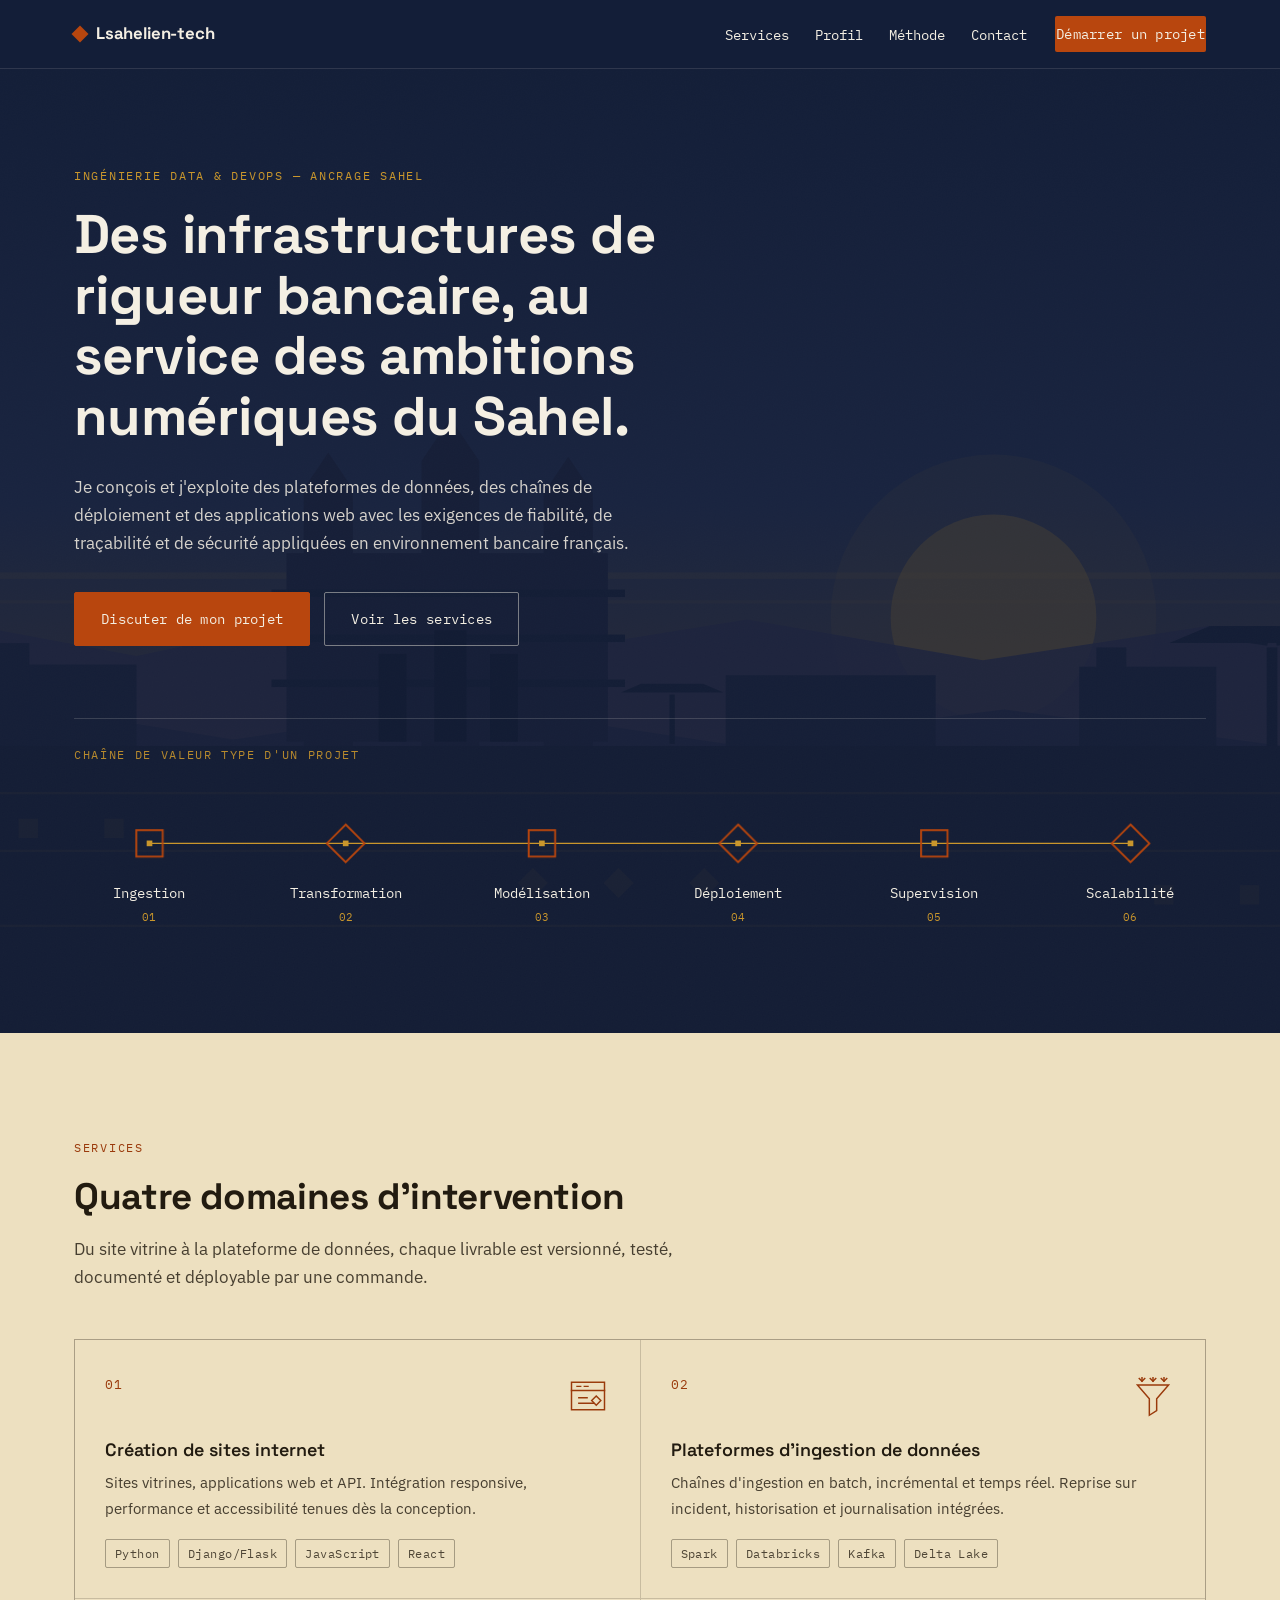
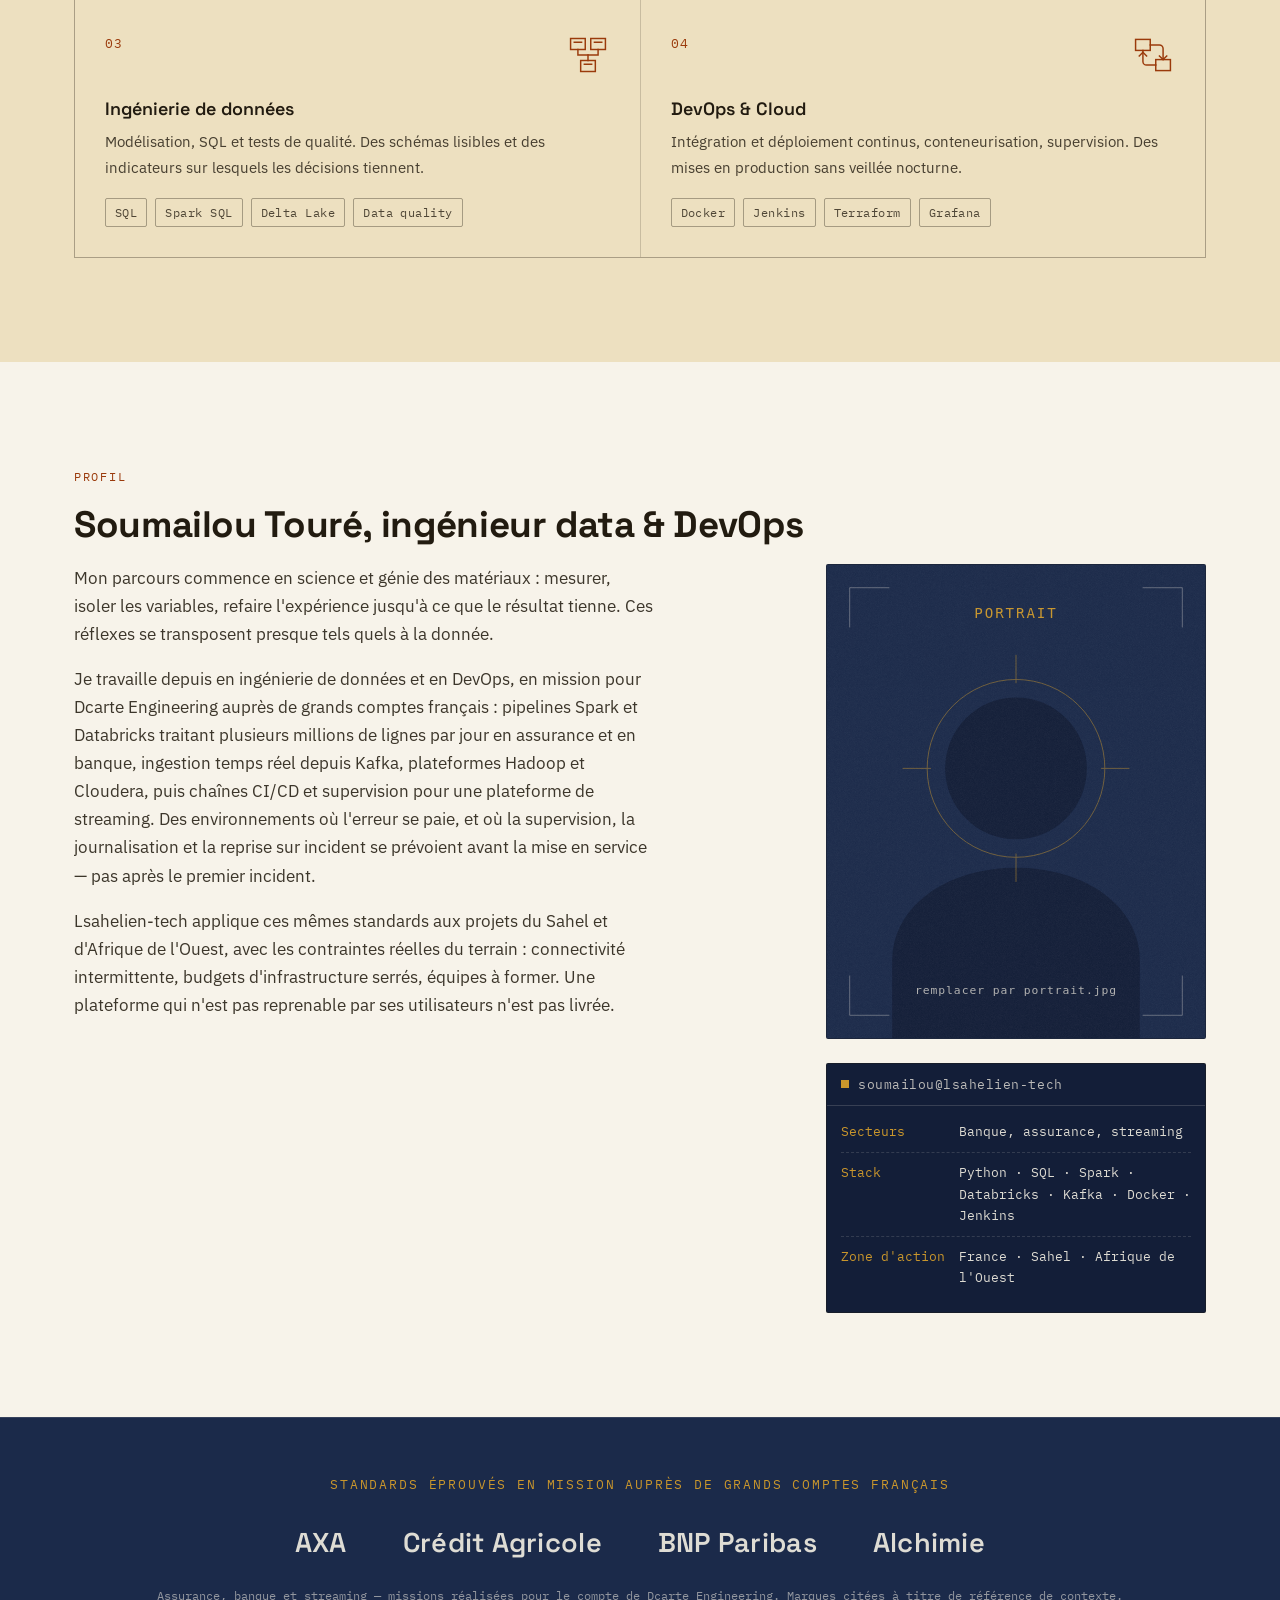
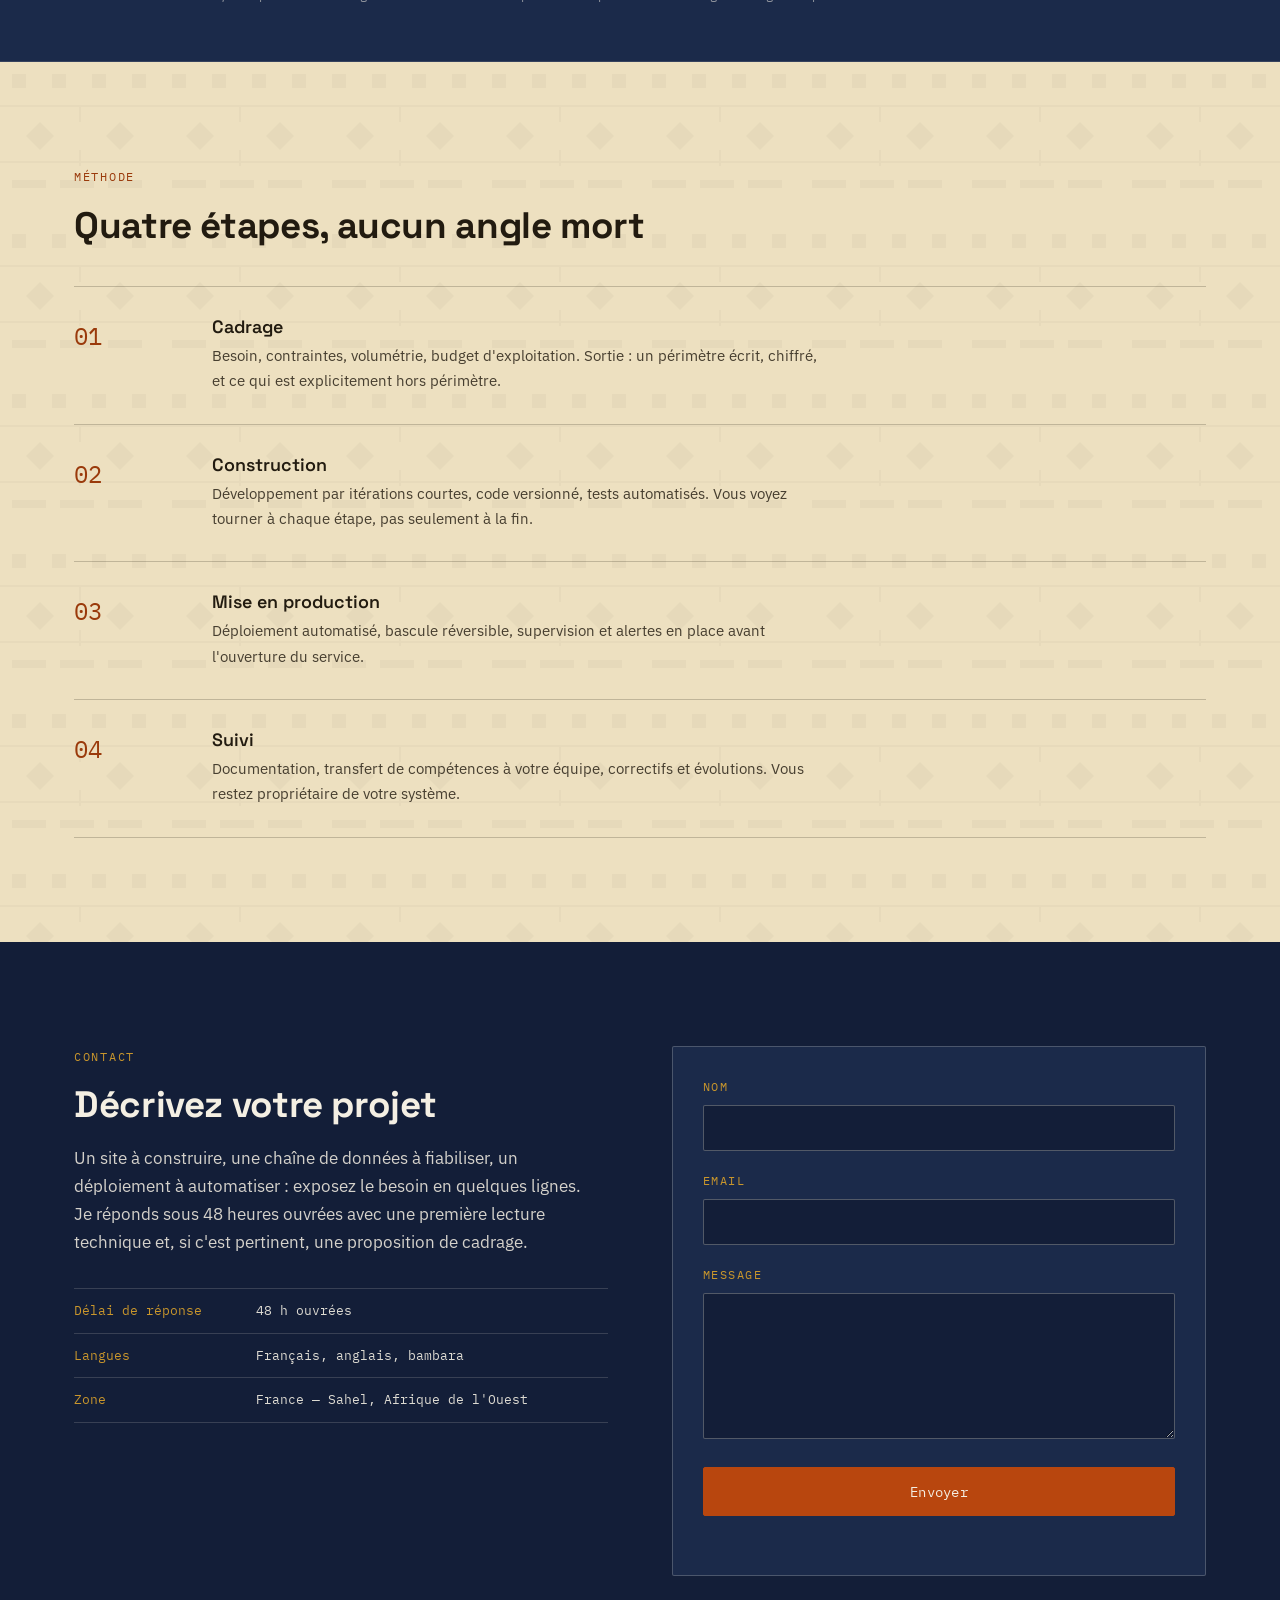
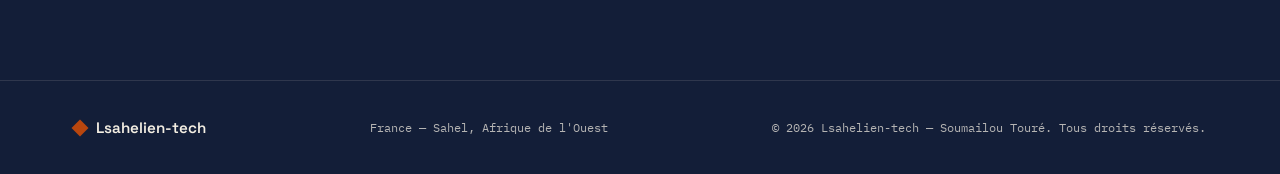
<file: index.html>
<!DOCTYPE html>
<html lang="fr">
<head>
<meta charset="utf-8">
<meta name="viewport" content="width=device-width, initial-scale=1">
<title>Lsahelien-tech — Ingénierie data, DevOps &amp; développement web</title>
<meta name="description" content="Lsahelien-tech conçoit des plateformes de données, des sites internet et des chaînes DevOps avec les standards de fiabilité éprouvés en environnement bancaire, au service des projets du Sahel et d'Afrique de l'Ouest.">
<meta name="author" content="Soumailou Touré">
<meta name="theme-color" content="#131E38">
<link rel="icon" href="assets/img/favicon.svg" type="image/svg+xml">
<link rel="canonical" href="https://site-internet-lsahelien-tech.touresoumailou19.workers.dev/">

<meta property="og:type" content="website">
<meta property="og:title" content="Lsahelien-tech — Ingénierie data &amp; DevOps">
<meta property="og:description" content="Des infrastructures de rigueur bancaire, au service des ambitions numériques du Sahel.">
<meta property="og:image" content="https://site-internet-lsahelien-tech.touresoumailou19.workers.dev/assets/img/hero-sahel.svg">
<meta property="og:url" content="https://site-internet-lsahelien-tech.touresoumailou19.workers.dev/">
<meta property="og:locale" content="fr_FR">

<link rel="preconnect" href="https://fonts.googleapis.com">
<link rel="preconnect" href="https://fonts.gstatic.com" crossorigin>
<link rel="stylesheet" href="https://fonts.googleapis.com/css2?family=IBM+Plex+Mono:wght@400;500&family=IBM+Plex+Sans:wght@400;500&family=Space+Grotesk:wght@600;700&display=swap">
<link rel="stylesheet" href="assets/css/style.css">
</head>
<body>

<a class="skip-link" href="#main">Aller au contenu</a>

<header class="site-header" id="top">
  <div class="wrap header-inner">
    <a class="logo" href="#top" aria-label="Lsahelien-tech, retour en haut de page">
      <span class="logo-mark" aria-hidden="true"></span>
      <span class="logo-text">Lsahelien-tech</span>
    </a>

    <input type="checkbox" id="nav-toggle" class="nav-toggle" hidden>
    <label for="nav-toggle" class="nav-burger" aria-hidden="true">
      <span></span><span></span><span></span>
    </label>

    <nav class="site-nav" aria-label="Navigation principale">
      <ul>
        <li><a href="#services">Services</a></li>
        <li><a href="#profil">Profil</a></li>
        <li><a href="#methode">Méthode</a></li>
        <li><a href="#contact">Contact</a></li>
      </ul>
      <a class="btn btn-solid btn-sm nav-cta" href="#contact">Démarrer un projet</a>
    </nav>
  </div>
</header>

<main id="main">

  <!-- ============ HERO ============ -->
  <section class="hero" aria-labelledby="hero-title">
    <img class="hero-bg" src="assets/img/hero-sahel.svg" alt="Paysage sahélien au crépuscule : dunes, architecture en banco et acacias, traité en teinte indigo." aria-hidden="true">
    <div class="hero-veil" aria-hidden="true"></div>

    <div class="wrap hero-inner">
      <p class="eyebrow">Ingénierie data &amp; DevOps — ancrage Sahel</p>
      <h1 id="hero-title">Des infrastructures de rigueur bancaire, au service des ambitions numériques du Sahel.</h1>
      <p class="hero-lede">
        Je conçois et j'exploite des plateformes de données, des chaînes de déploiement et des applications web
        avec les exigences de fiabilité, de traçabilité et de sécurité appliquées en environnement bancaire français.
      </p>

      <div class="hero-actions">
        <a class="btn btn-solid" href="#contact">Discuter de mon projet</a>
        <a class="btn btn-ghost" href="#services">Voir les services</a>
      </div>

      <figure class="pipeline">
        <figcaption class="pipeline-cap">Chaîne de valeur type d'un projet</figcaption>
        <div class="pipeline-scroll">
          <svg class="pipeline-svg" viewBox="0 0 1200 168" role="img" aria-label="Diagramme de pipeline : Ingestion, Transformation, Modélisation, Déploiement, Supervision, Scalabilité.">
            <title>Pipeline : ingestion, transformation, modélisation, déploiement, supervision, scalabilité</title>

            <path class="pl-line" d="M80 64 H1120" fill="none" stroke="#C9962C" stroke-width="1.5"/>

            <g class="pl-nodes" fill="none" stroke="#B8460E" stroke-width="2">
              <rect class="pl-node n1" x="66" y="50" width="28" height="28"/>
              <path class="pl-node n2" d="M288 44 L308 64 L288 84 L268 64 Z"/>
              <rect class="pl-node n3" x="482" y="50" width="28" height="28"/>
              <path class="pl-node n4" d="M704 44 L724 64 L704 84 L684 64 Z"/>
              <rect class="pl-node n5" x="898" y="50" width="28" height="28"/>
              <path class="pl-node n6" d="M1120 44 L1140 64 L1120 84 L1100 64 Z"/>
            </g>

            <g class="pl-dots" fill="#C9962C">
              <rect class="pl-node n1" x="77" y="61" width="6" height="6"/>
              <rect class="pl-node n2" x="285" y="61" width="6" height="6"/>
              <rect class="pl-node n3" x="493" y="61" width="6" height="6"/>
              <rect class="pl-node n4" x="701" y="61" width="6" height="6"/>
              <rect class="pl-node n5" x="909" y="61" width="6" height="6"/>
              <rect class="pl-node n6" x="1117" y="61" width="6" height="6"/>
            </g>

            <g class="pl-labels" fill="#F4EFE3" font-family="'IBM Plex Mono', ui-monospace, monospace" font-size="15" text-anchor="middle">
              <text class="pl-node n1" x="80" y="122">Ingestion</text>
              <text class="pl-node n2" x="288" y="122">Transformation</text>
              <text class="pl-node n3" x="496" y="122">Modélisation</text>
              <text class="pl-node n4" x="704" y="122">Déploiement</text>
              <text class="pl-node n5" x="912" y="122">Supervision</text>
              <text class="pl-node n6" x="1120" y="122">Scalabilité</text>
            </g>

            <g class="pl-idx pl-labels" fill="#C9962C" font-family="'IBM Plex Mono', ui-monospace, monospace" font-size="12" text-anchor="middle">
              <text class="pl-node n1" x="80" y="146">01</text>
              <text class="pl-node n2" x="288" y="146">02</text>
              <text class="pl-node n3" x="496" y="146">03</text>
              <text class="pl-node n4" x="704" y="146">04</text>
              <text class="pl-node n5" x="912" y="146">05</text>
              <text class="pl-node n6" x="1120" y="146">06</text>
            </g>
          </svg>
        </div>
      </figure>
    </div>
  </section>

  <!-- ============ SERVICES ============ -->
  <section class="section section-sable" id="services" aria-labelledby="services-title">
    <div class="wrap">
      <p class="eyebrow eyebrow-dark">Services</p>
      <h2 id="services-title">Quatre domaines d'intervention</h2>
      <p class="section-lede">
        Du site vitrine à la plateforme de données, chaque livrable est versionné, testé, documenté et déployable
        par une commande.
      </p>

      <div class="grid-services">

        <article class="card">
          <div class="card-head">
            <span class="card-num">01</span>
            <svg class="ico" viewBox="0 0 48 48" aria-hidden="true" focusable="false">
              <rect x="6" y="9" width="36" height="30"/>
              <path d="M6 18 H42"/>
              <path d="M12 13.5 H16 M20 13.5 H24"/>
              <path d="M14 26 h9 M14 32 h16"/>
              <path d="M33 24 l5 5 -5 5 -5 -5 Z"/>
            </svg>
          </div>
          <h3>Création de sites internet</h3>
          <p>Sites vitrines, applications web et API. Intégration responsive, performance et accessibilité tenues dès la conception.</p>
          <ul class="tags">
            <li>Python</li><li>Django/Flask</li><li>JavaScript</li><li>React</li>
          </ul>
        </article>

        <article class="card">
          <div class="card-head">
            <span class="card-num">02</span>
            <svg class="ico" viewBox="0 0 48 48" aria-hidden="true" focusable="false">
              <path d="M7 12 h34 l-13 15 v13 l-8 5 V27 Z"/>
              <path d="M12 8 V4 M24 8 V4 M36 8 V4"/>
              <path d="M9 5 l3 3 3 -3 M21 5 l3 3 3 -3 M33 5 l3 3 3 -3"/>
            </svg>
          </div>
          <h3>Plateformes d'ingestion de données</h3>
          <p>Chaînes d'ingestion en batch, incrémental et temps réel. Reprise sur incident, historisation et journalisation intégrées.</p>
          <ul class="tags">
            <li>Spark</li><li>Databricks</li><li>Kafka</li><li>Delta Lake</li>
          </ul>
        </article>

        <article class="card">
          <div class="card-head">
            <span class="card-num">03</span>
            <svg class="ico" viewBox="0 0 48 48" aria-hidden="true" focusable="false">
              <rect x="5" y="6" width="16" height="12"/>
              <rect x="27" y="6" width="16" height="12"/>
              <rect x="16" y="30" width="16" height="12"/>
              <path d="M13 18 v6 h22 v-6"/>
              <path d="M24 24 v6"/>
              <path d="M9 10 h8 M31 10 h8 M20 34 h8"/>
            </svg>
          </div>
          <h3>Ingénierie de données</h3>
          <p>Modélisation, SQL et tests de qualité. Des schémas lisibles et des indicateurs sur lesquels les décisions tiennent.</p>
          <ul class="tags">
            <li>SQL</li><li>Spark SQL</li><li>Delta Lake</li><li>Data quality</li>
          </ul>
        </article>

        <article class="card">
          <div class="card-head">
            <span class="card-num">04</span>
            <svg class="ico" viewBox="0 0 48 48" aria-hidden="true" focusable="false">
              <rect x="5" y="7" width="16" height="12"/>
              <rect x="27" y="29" width="16" height="12"/>
              <path d="M21 13 h10 a4 4 0 0 1 4 4 v12"/>
              <path d="M27 35 H17 a4 4 0 0 1 -4 -4 V19"/>
              <path d="M31 25 l4 4 4 -4"/>
              <path d="M9 25 l4 -4 4 4"/>
            </svg>
          </div>
          <h3>DevOps &amp; Cloud</h3>
          <p>Intégration et déploiement continus, conteneurisation, supervision. Des mises en production sans veillée nocturne.</p>
          <ul class="tags">
            <li>Docker</li><li>Jenkins</li><li>Terraform</li><li>Grafana</li>
          </ul>
        </article>

      </div>
    </div>
  </section>

  <!-- ============ PROFIL ============ -->
  <section class="section section-papier" id="profil" aria-labelledby="profil-title">
    <div class="wrap">
      <p class="eyebrow eyebrow-dark">Profil</p>
      <h2 id="profil-title">Soumailou Touré, ingénieur data &amp; DevOps</h2>

      <div class="grid-profil">
        <div class="profil-text">
          <p>
            Mon parcours commence en science et génie des matériaux : mesurer, isoler les variables, refaire
            l'expérience jusqu'à ce que le résultat tienne. Ces réflexes se transposent presque tels quels à la donnée.
          </p>
          <p>
            Je travaille depuis en ingénierie de données et en DevOps, en mission pour Dcarte Engineering auprès de
            grands comptes français : pipelines Spark et Databricks traitant plusieurs millions de lignes par jour
            en assurance et en banque, ingestion temps réel depuis Kafka, plateformes Hadoop et Cloudera, puis
            chaînes CI/CD et supervision pour une plateforme de streaming. Des environnements où l'erreur se paie,
            et où la supervision, la journalisation et la reprise sur incident se prévoient avant la mise en
            service — pas après le premier incident.
          </p>
          <p>
            Lsahelien-tech applique ces mêmes standards aux projets du Sahel et d'Afrique de l'Ouest, avec les
            contraintes réelles du terrain : connectivité intermittente, budgets d'infrastructure serrés, équipes
            à former. Une plateforme qui n'est pas reprenable par ses utilisateurs n'est pas livrée.
          </p>
        </div>

        <div class="profil-side">
          <figure class="portrait">
            <img src="assets/img/portrait-placeholder.svg" alt="Emplacement réservé au portrait de Soumailou Touré, ingénieur data et DevOps." width="800" height="1000">
          </figure>

          <div class="status-card" role="group" aria-label="Fiche de synthèse">
            <div class="status-bar">
              <span class="dot" aria-hidden="true"></span>
              <span class="status-title">soumailou@lsahelien-tech</span>
            </div>
            <dl class="status-body">
              <div><dt>Secteurs</dt><dd>Banque, assurance, streaming</dd></div>
              <div><dt>Stack</dt><dd>Python · SQL · Spark · Databricks · Kafka · Docker · Jenkins</dd></div>
              <div><dt>Zone d'action</dt><dd>France · Sahel · Afrique de l'Ouest</dd></div>
            </dl>
          </div>
        </div>
      </div>
    </div>
  </section>

  <!-- ============ RÉFÉRENCES ============ -->
  <section class="refs" aria-labelledby="refs-title">
    <div class="wrap refs-inner">
      <h2 id="refs-title" class="refs-title">Standards éprouvés en mission auprès de grands comptes français</h2>
      <ul class="refs-list">
        <li>AXA</li>
        <li>Crédit Agricole</li>
        <li>BNP&nbsp;Paribas</li>
        <li>Alchimie</li>
      </ul>
      <p class="refs-note">Assurance, banque et streaming — missions réalisées pour le compte de Dcarte Engineering. Marques citées à titre de référence de contexte.</p>
    </div>
  </section>

  <!-- ============ MÉTHODE ============ -->
  <section class="section section-sable methode" id="methode" aria-labelledby="methode-title">
    <div class="bogolan" aria-hidden="true"></div>
    <div class="wrap">
      <p class="eyebrow eyebrow-dark">Méthode</p>
      <h2 id="methode-title">Quatre étapes, aucun angle mort</h2>

      <ol class="steps">
        <li>
          <span class="step-num">01</span>
          <div>
            <h3>Cadrage</h3>
            <p>Besoin, contraintes, volumétrie, budget d'exploitation. Sortie : un périmètre écrit, chiffré, et ce qui est explicitement hors périmètre.</p>
          </div>
        </li>
        <li>
          <span class="step-num">02</span>
          <div>
            <h3>Construction</h3>
            <p>Développement par itérations courtes, code versionné, tests automatisés. Vous voyez tourner à chaque étape, pas seulement à la fin.</p>
          </div>
        </li>
        <li>
          <span class="step-num">03</span>
          <div>
            <h3>Mise en production</h3>
            <p>Déploiement automatisé, bascule réversible, supervision et alertes en place avant l'ouverture du service.</p>
          </div>
        </li>
        <li>
          <span class="step-num">04</span>
          <div>
            <h3>Suivi</h3>
            <p>Documentation, transfert de compétences à votre équipe, correctifs et évolutions. Vous restez propriétaire de votre système.</p>
          </div>
        </li>
      </ol>
    </div>
  </section>

  <!-- ============ CONTACT ============ -->
  <section class="section section-indigo" id="contact" aria-labelledby="contact-title">
    <div class="wrap grid-contact">
      <div>
        <p class="eyebrow">Contact</p>
        <h2 id="contact-title">Décrivez votre projet</h2>
        <p class="contact-lede">
          Un site à construire, une chaîne de données à fiabiliser, un déploiement à automatiser :
          exposez le besoin en quelques lignes. Je réponds sous 48&nbsp;heures ouvrées avec une première
          lecture technique et, si c'est pertinent, une proposition de cadrage.
        </p>
        <ul class="contact-meta">
          <li><span>Délai de réponse</span> 48 h ouvrées</li>
          <li><span>Langues</span> Français, anglais, bambara</li>
          <li><span>Zone</span> France — Sahel, Afrique de l'Ouest</li>
        </ul>
      </div>

      <form class="form" id="contact-form" novalidate>
        <div class="field">
          <label for="name">Nom</label>
          <input type="text" id="name" name="name" autocomplete="name" required aria-describedby="err-name">
          <p class="error" id="err-name" role="alert" hidden>Indiquez votre nom.</p>
        </div>

        <div class="field">
          <label for="email">Email</label>
          <input type="email" id="email" name="email" autocomplete="email" required aria-describedby="err-email">
          <p class="error" id="err-email" role="alert" hidden>Indiquez une adresse email valide.</p>
        </div>

        <div class="field">
          <label for="message">Message</label>
          <textarea id="message" name="message" rows="6" required aria-describedby="err-message"></textarea>
          <p class="error" id="err-message" role="alert" hidden>Décrivez votre besoin en quelques lignes (20 caractères minimum).</p>
        </div>

        <button type="submit" class="btn btn-solid btn-block">Envoyer</button>
        <p class="form-status" id="form-status" role="status" aria-live="polite"></p>
      </form>
    </div>
  </section>

</main>

<footer class="site-footer">
  <div class="wrap footer-inner">
    <p class="footer-brand"><span class="logo-mark" aria-hidden="true"></span> Lsahelien-tech</p>
    <p class="footer-loc">France — Sahel, Afrique de l'Ouest</p>
    <p class="footer-copy">© <span id="year">2026</span> Lsahelien-tech — Soumailou Touré. Tous droits réservés.</p>
  </div>
</footer>

<script src="assets/js/main.js" defer></script>
</body>
</html>
</file>
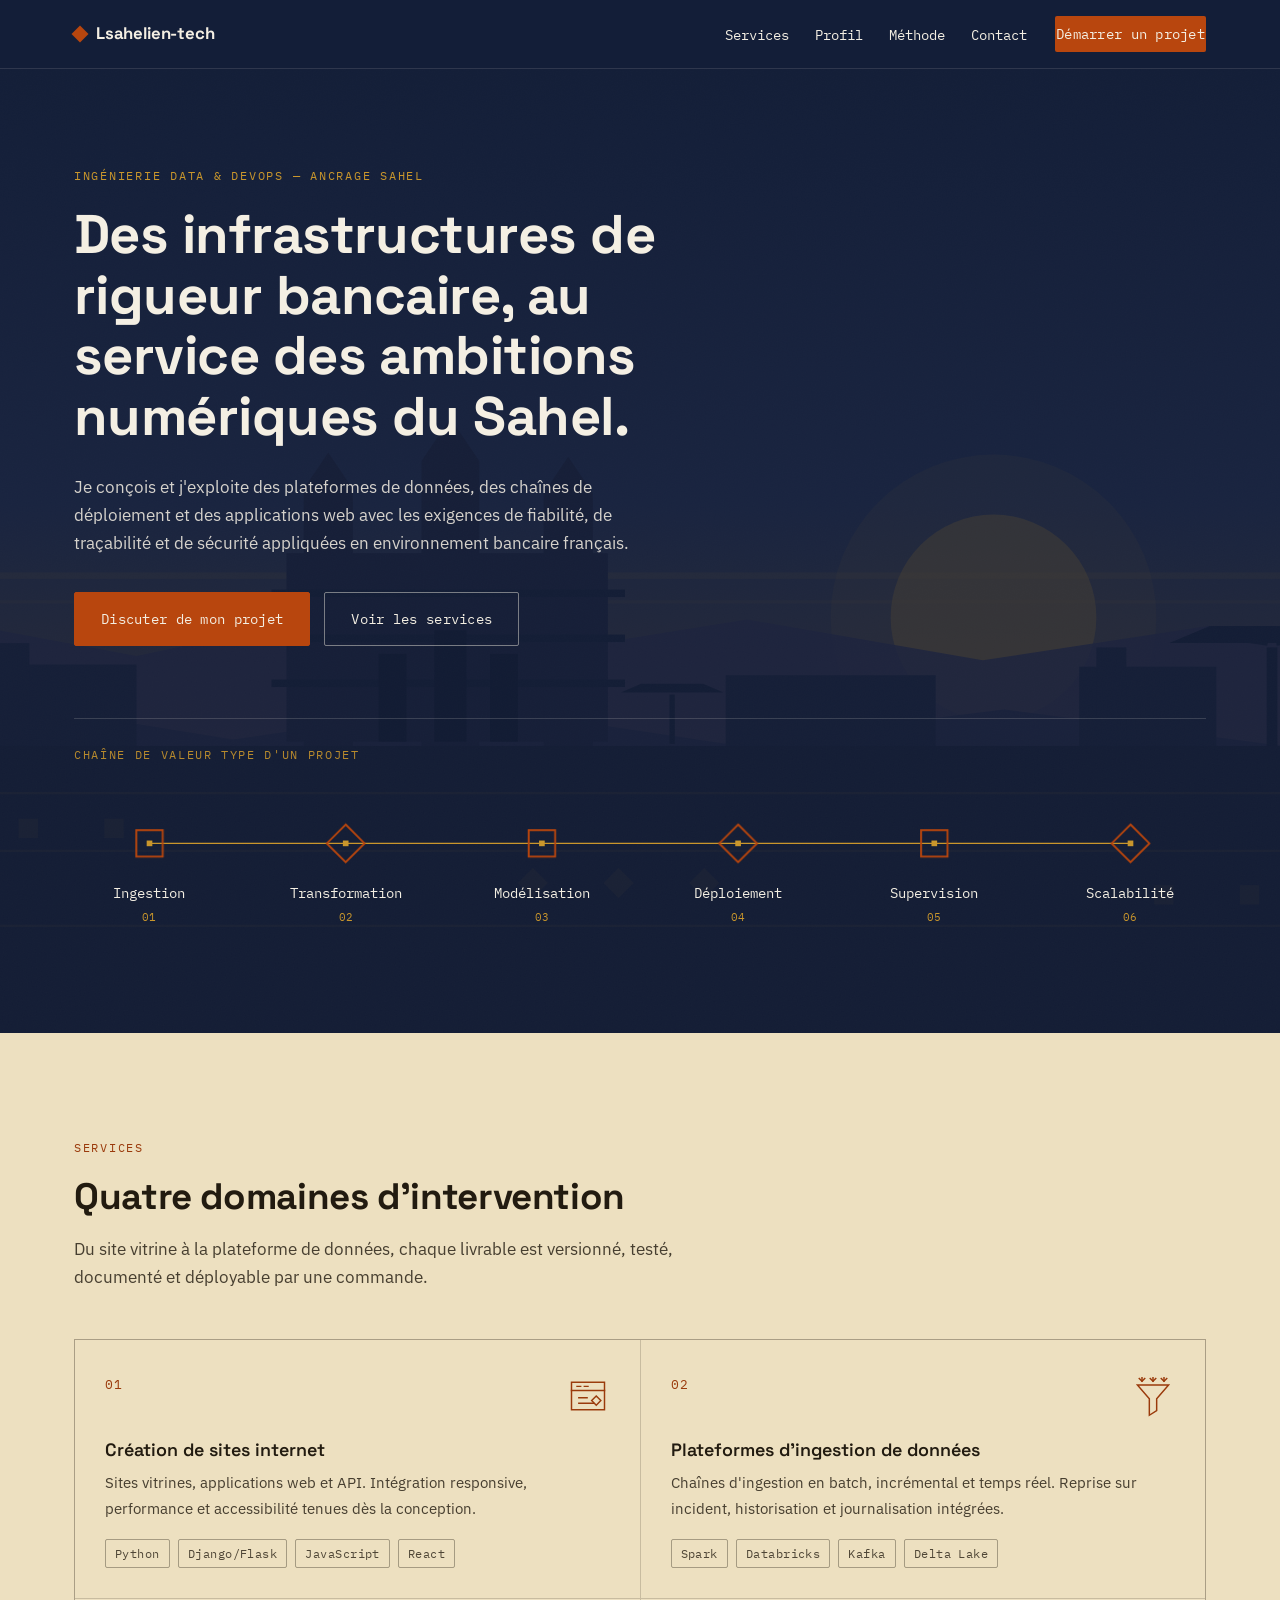
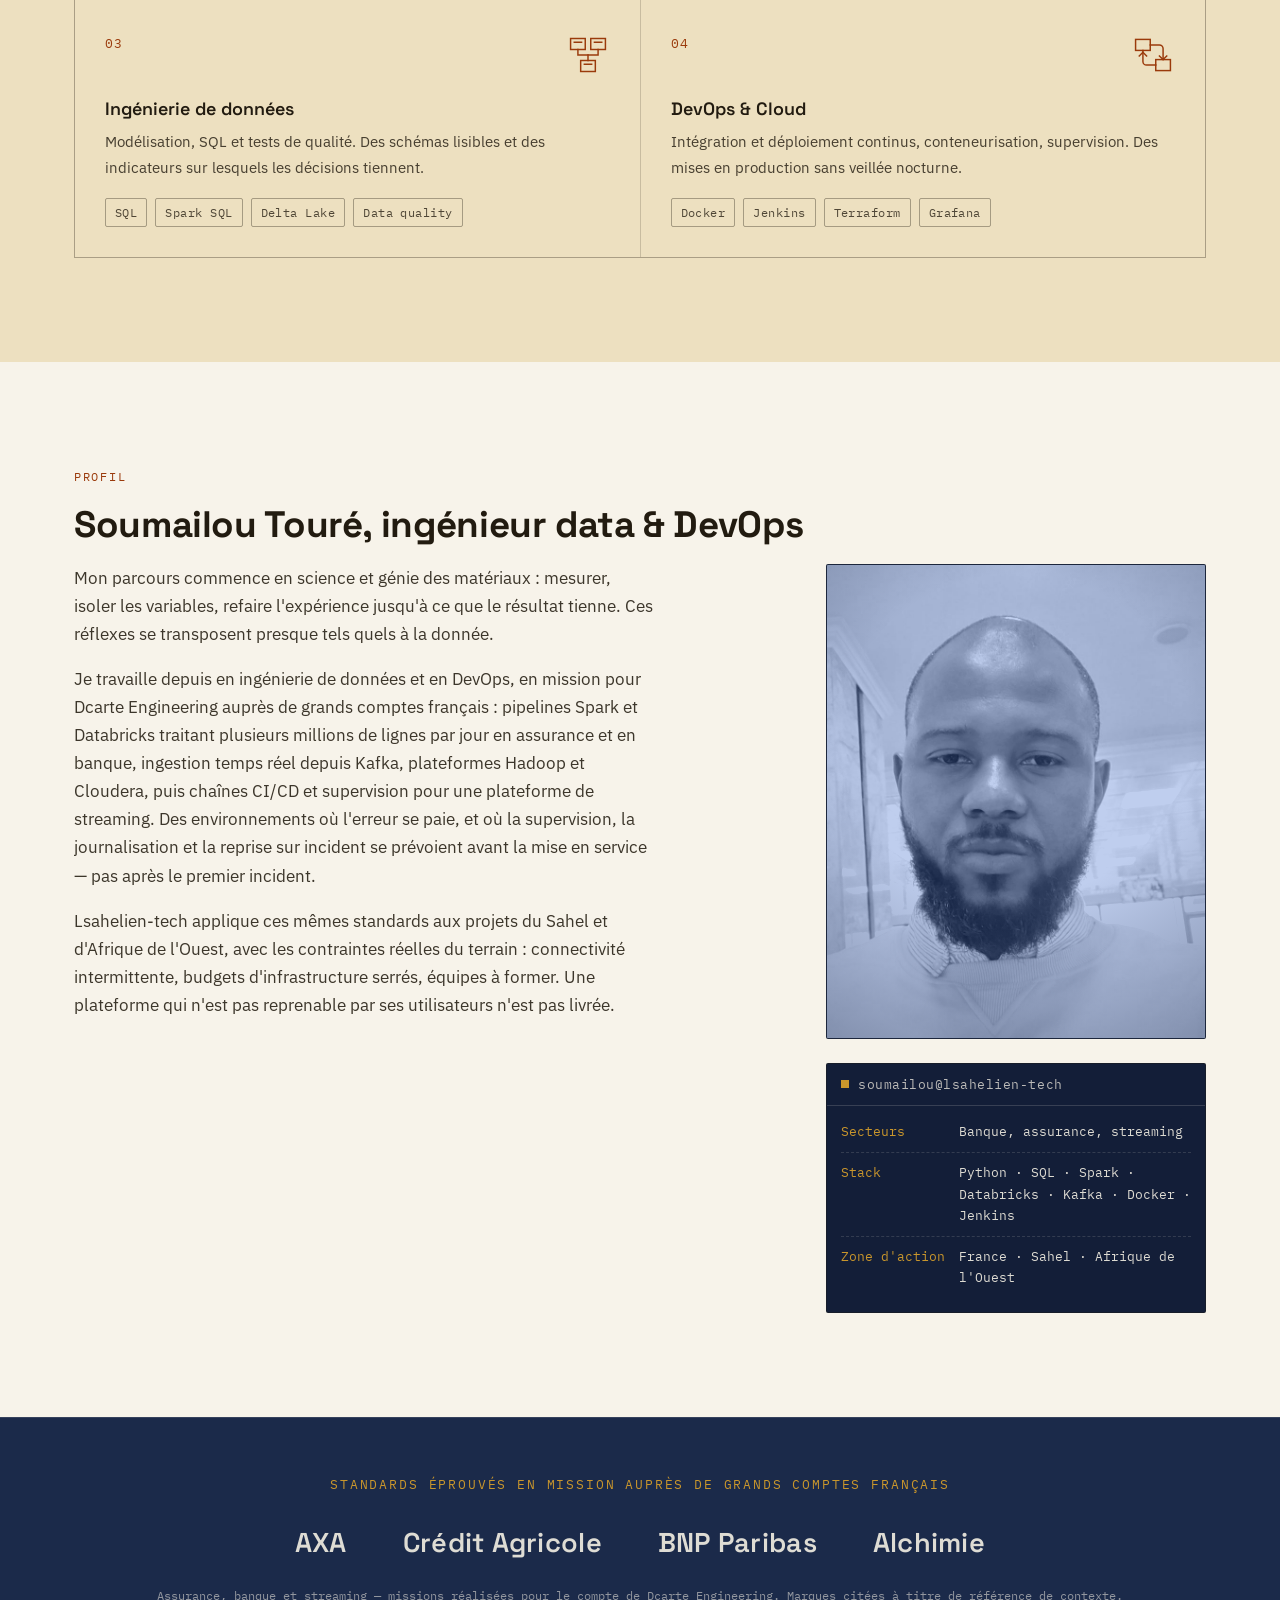
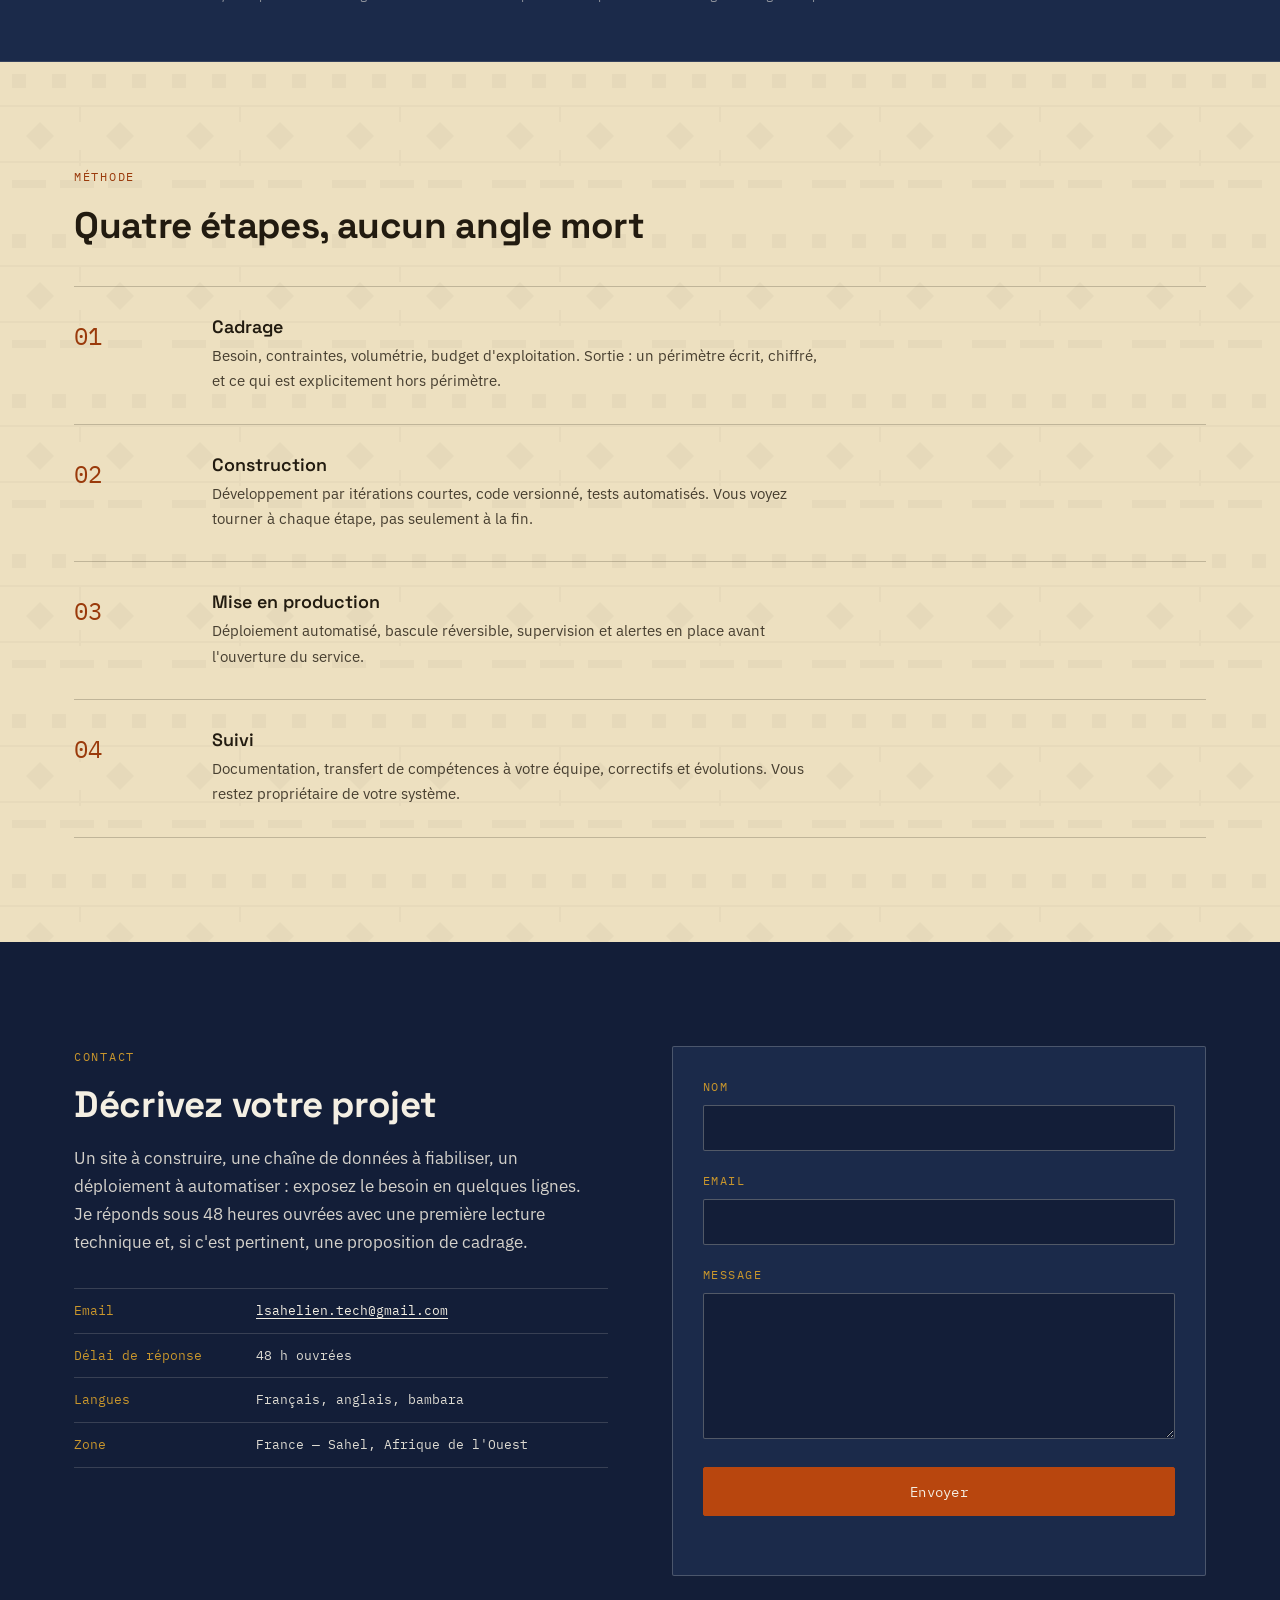
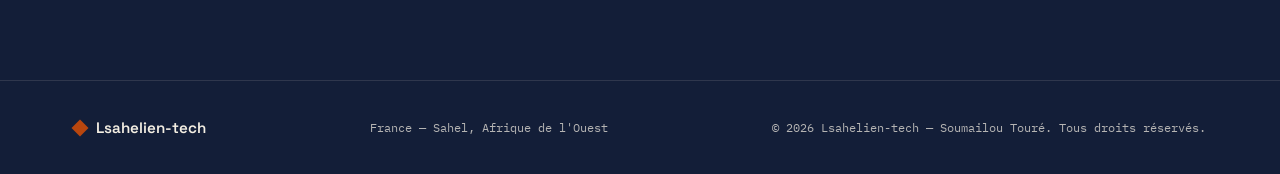
<file: public/index.html>
<!DOCTYPE html>
<html lang="fr">
<head>
<meta charset="utf-8">
<meta name="viewport" content="width=device-width, initial-scale=1">
<title>Lsahelien-tech — Ingénierie data, DevOps &amp; développement web</title>
<meta name="description" content="Lsahelien-tech conçoit des plateformes de données, des sites internet et des chaînes DevOps avec les standards de fiabilité éprouvés en environnement bancaire, au service des projets du Sahel et d'Afrique de l'Ouest.">
<meta name="author" content="Soumailou Touré">
<meta name="theme-color" content="#131E38">
<link rel="icon" href="assets/img/favicon.svg" type="image/svg+xml">
<link rel="canonical" href="https://site-internet-lsahelien-tech.touresoumailou19.workers.dev/">

<meta property="og:type" content="website">
<meta property="og:title" content="Lsahelien-tech — Ingénierie data &amp; DevOps">
<meta property="og:description" content="Des infrastructures de rigueur bancaire, au service des ambitions numériques du Sahel.">
<meta property="og:image" content="https://site-internet-lsahelien-tech.touresoumailou19.workers.dev/assets/img/hero-sahel.svg">
<meta property="og:url" content="https://site-internet-lsahelien-tech.touresoumailou19.workers.dev/">
<meta property="og:locale" content="fr_FR">

<link rel="preconnect" href="https://fonts.googleapis.com">
<link rel="preconnect" href="https://fonts.gstatic.com" crossorigin>
<link rel="stylesheet" href="https://fonts.googleapis.com/css2?family=IBM+Plex+Mono:wght@400;500&family=IBM+Plex+Sans:wght@400;500&family=Space+Grotesk:wght@600;700&display=swap">
<link rel="stylesheet" href="assets/css/style.css">
</head>
<body>

<a class="skip-link" href="#main">Aller au contenu</a>

<header class="site-header" id="top">
  <div class="wrap header-inner">
    <a class="logo" href="#top" aria-label="Lsahelien-tech, retour en haut de page">
      <span class="logo-mark" aria-hidden="true"></span>
      <span class="logo-text">Lsahelien-tech</span>
    </a>

    <input type="checkbox" id="nav-toggle" class="nav-toggle" hidden>
    <label for="nav-toggle" class="nav-burger" aria-hidden="true">
      <span></span><span></span><span></span>
    </label>

    <nav class="site-nav" aria-label="Navigation principale">
      <ul>
        <li><a href="#services">Services</a></li>
        <li><a href="#profil">Profil</a></li>
        <li><a href="#methode">Méthode</a></li>
        <li><a href="#contact">Contact</a></li>
      </ul>
      <a class="btn btn-solid btn-sm nav-cta" href="#contact">Démarrer un projet</a>
    </nav>
  </div>
</header>

<main id="main">

  <!-- ============ HERO ============ -->
  <section class="hero" aria-labelledby="hero-title">
    <img class="hero-bg" src="assets/img/hero-sahel.svg" alt="Paysage sahélien au crépuscule : dunes, architecture en banco et acacias, traité en teinte indigo." aria-hidden="true">
    <div class="hero-veil" aria-hidden="true"></div>

    <div class="wrap hero-inner">
      <p class="eyebrow">Ingénierie data &amp; DevOps — ancrage Sahel</p>
      <h1 id="hero-title">Des infrastructures de rigueur bancaire, au service des ambitions numériques du Sahel.</h1>
      <p class="hero-lede">
        Je conçois et j'exploite des plateformes de données, des chaînes de déploiement et des applications web
        avec les exigences de fiabilité, de traçabilité et de sécurité appliquées en environnement bancaire français.
      </p>

      <div class="hero-actions">
        <a class="btn btn-solid" href="#contact">Discuter de mon projet</a>
        <a class="btn btn-ghost" href="#services">Voir les services</a>
      </div>

      <figure class="pipeline">
        <figcaption class="pipeline-cap">Chaîne de valeur type d'un projet</figcaption>
        <div class="pipeline-scroll">
          <svg class="pipeline-svg" viewBox="0 0 1200 168" role="img" aria-label="Diagramme de pipeline : Ingestion, Transformation, Modélisation, Déploiement, Supervision, Scalabilité.">
            <title>Pipeline : ingestion, transformation, modélisation, déploiement, supervision, scalabilité</title>

            <path class="pl-line" d="M80 64 H1120" fill="none" stroke="#C9962C" stroke-width="1.5"/>

            <g class="pl-nodes" fill="none" stroke="#B8460E" stroke-width="2">
              <rect class="pl-node n1" x="66" y="50" width="28" height="28"/>
              <path class="pl-node n2" d="M288 44 L308 64 L288 84 L268 64 Z"/>
              <rect class="pl-node n3" x="482" y="50" width="28" height="28"/>
              <path class="pl-node n4" d="M704 44 L724 64 L704 84 L684 64 Z"/>
              <rect class="pl-node n5" x="898" y="50" width="28" height="28"/>
              <path class="pl-node n6" d="M1120 44 L1140 64 L1120 84 L1100 64 Z"/>
            </g>

            <g class="pl-dots" fill="#C9962C">
              <rect class="pl-node n1" x="77" y="61" width="6" height="6"/>
              <rect class="pl-node n2" x="285" y="61" width="6" height="6"/>
              <rect class="pl-node n3" x="493" y="61" width="6" height="6"/>
              <rect class="pl-node n4" x="701" y="61" width="6" height="6"/>
              <rect class="pl-node n5" x="909" y="61" width="6" height="6"/>
              <rect class="pl-node n6" x="1117" y="61" width="6" height="6"/>
            </g>

            <g class="pl-labels" fill="#F4EFE3" font-family="'IBM Plex Mono', ui-monospace, monospace" font-size="15" text-anchor="middle">
              <text class="pl-node n1" x="80" y="122">Ingestion</text>
              <text class="pl-node n2" x="288" y="122">Transformation</text>
              <text class="pl-node n3" x="496" y="122">Modélisation</text>
              <text class="pl-node n4" x="704" y="122">Déploiement</text>
              <text class="pl-node n5" x="912" y="122">Supervision</text>
              <text class="pl-node n6" x="1120" y="122">Scalabilité</text>
            </g>

            <g class="pl-idx pl-labels" fill="#C9962C" font-family="'IBM Plex Mono', ui-monospace, monospace" font-size="12" text-anchor="middle">
              <text class="pl-node n1" x="80" y="146">01</text>
              <text class="pl-node n2" x="288" y="146">02</text>
              <text class="pl-node n3" x="496" y="146">03</text>
              <text class="pl-node n4" x="704" y="146">04</text>
              <text class="pl-node n5" x="912" y="146">05</text>
              <text class="pl-node n6" x="1120" y="146">06</text>
            </g>
          </svg>
        </div>
      </figure>
    </div>
  </section>

  <!-- ============ SERVICES ============ -->
  <section class="section section-sable" id="services" aria-labelledby="services-title">
    <div class="wrap">
      <p class="eyebrow eyebrow-dark">Services</p>
      <h2 id="services-title">Quatre domaines d'intervention</h2>
      <p class="section-lede">
        Du site vitrine à la plateforme de données, chaque livrable est versionné, testé, documenté et déployable
        par une commande.
      </p>

      <div class="grid-services">

        <article class="card">
          <div class="card-head">
            <span class="card-num">01</span>
            <svg class="ico" viewBox="0 0 48 48" aria-hidden="true" focusable="false">
              <rect x="6" y="9" width="36" height="30"/>
              <path d="M6 18 H42"/>
              <path d="M12 13.5 H16 M20 13.5 H24"/>
              <path d="M14 26 h9 M14 32 h16"/>
              <path d="M33 24 l5 5 -5 5 -5 -5 Z"/>
            </svg>
          </div>
          <h3>Création de sites internet</h3>
          <p>Sites vitrines, applications web et API. Intégration responsive, performance et accessibilité tenues dès la conception.</p>
          <ul class="tags">
            <li>Python</li><li>Django/Flask</li><li>JavaScript</li><li>React</li>
          </ul>
        </article>

        <article class="card">
          <div class="card-head">
            <span class="card-num">02</span>
            <svg class="ico" viewBox="0 0 48 48" aria-hidden="true" focusable="false">
              <path d="M7 12 h34 l-13 15 v13 l-8 5 V27 Z"/>
              <path d="M12 8 V4 M24 8 V4 M36 8 V4"/>
              <path d="M9 5 l3 3 3 -3 M21 5 l3 3 3 -3 M33 5 l3 3 3 -3"/>
            </svg>
          </div>
          <h3>Plateformes d'ingestion de données</h3>
          <p>Chaînes d'ingestion en batch, incrémental et temps réel. Reprise sur incident, historisation et journalisation intégrées.</p>
          <ul class="tags">
            <li>Spark</li><li>Databricks</li><li>Kafka</li><li>Delta Lake</li>
          </ul>
        </article>

        <article class="card">
          <div class="card-head">
            <span class="card-num">03</span>
            <svg class="ico" viewBox="0 0 48 48" aria-hidden="true" focusable="false">
              <rect x="5" y="6" width="16" height="12"/>
              <rect x="27" y="6" width="16" height="12"/>
              <rect x="16" y="30" width="16" height="12"/>
              <path d="M13 18 v6 h22 v-6"/>
              <path d="M24 24 v6"/>
              <path d="M9 10 h8 M31 10 h8 M20 34 h8"/>
            </svg>
          </div>
          <h3>Ingénierie de données</h3>
          <p>Modélisation, SQL et tests de qualité. Des schémas lisibles et des indicateurs sur lesquels les décisions tiennent.</p>
          <ul class="tags">
            <li>SQL</li><li>Spark SQL</li><li>Delta Lake</li><li>Data quality</li>
          </ul>
        </article>

        <article class="card">
          <div class="card-head">
            <span class="card-num">04</span>
            <svg class="ico" viewBox="0 0 48 48" aria-hidden="true" focusable="false">
              <rect x="5" y="7" width="16" height="12"/>
              <rect x="27" y="29" width="16" height="12"/>
              <path d="M21 13 h10 a4 4 0 0 1 4 4 v12"/>
              <path d="M27 35 H17 a4 4 0 0 1 -4 -4 V19"/>
              <path d="M31 25 l4 4 4 -4"/>
              <path d="M9 25 l4 -4 4 4"/>
            </svg>
          </div>
          <h3>DevOps &amp; Cloud</h3>
          <p>Intégration et déploiement continus, conteneurisation, supervision. Des mises en production sans veillée nocturne.</p>
          <ul class="tags">
            <li>Docker</li><li>Jenkins</li><li>Terraform</li><li>Grafana</li>
          </ul>
        </article>

      </div>
    </div>
  </section>

  <!-- ============ PROFIL ============ -->
  <section class="section section-papier" id="profil" aria-labelledby="profil-title">
    <div class="wrap">
      <p class="eyebrow eyebrow-dark">Profil</p>
      <h2 id="profil-title">Soumailou Touré, ingénieur data &amp; DevOps</h2>

      <div class="grid-profil">
        <div class="profil-text">
          <p>
            Mon parcours commence en science et génie des matériaux : mesurer, isoler les variables, refaire
            l'expérience jusqu'à ce que le résultat tienne. Ces réflexes se transposent presque tels quels à la donnée.
          </p>
          <p>
            Je travaille depuis en ingénierie de données et en DevOps, en mission pour Dcarte Engineering auprès de
            grands comptes français : pipelines Spark et Databricks traitant plusieurs millions de lignes par jour
            en assurance et en banque, ingestion temps réel depuis Kafka, plateformes Hadoop et Cloudera, puis
            chaînes CI/CD et supervision pour une plateforme de streaming. Des environnements où l'erreur se paie,
            et où la supervision, la journalisation et la reprise sur incident se prévoient avant la mise en
            service — pas après le premier incident.
          </p>
          <p>
            Lsahelien-tech applique ces mêmes standards aux projets du Sahel et d'Afrique de l'Ouest, avec les
            contraintes réelles du terrain : connectivité intermittente, budgets d'infrastructure serrés, équipes
            à former. Une plateforme qui n'est pas reprenable par ses utilisateurs n'est pas livrée.
          </p>
        </div>

        <div class="profil-side">
          <figure class="portrait">
            <img src="assets/img/portrait.jpg" alt="Portrait de Soumailou Touré, ingénieur data et DevOps, fondateur de Lsahelien-tech." width="800" height="1000" loading="lazy" decoding="async">
          </figure>

          <div class="status-card" role="group" aria-label="Fiche de synthèse">
            <div class="status-bar">
              <span class="dot" aria-hidden="true"></span>
              <span class="status-title">soumailou@lsahelien-tech</span>
            </div>
            <dl class="status-body">
              <div><dt>Secteurs</dt><dd>Banque, assurance, streaming</dd></div>
              <div><dt>Stack</dt><dd>Python · SQL · Spark · Databricks · Kafka · Docker · Jenkins</dd></div>
              <div><dt>Zone d'action</dt><dd>France · Sahel · Afrique de l'Ouest</dd></div>
            </dl>
          </div>
        </div>
      </div>
    </div>
  </section>

  <!-- ============ RÉFÉRENCES ============ -->
  <section class="refs" aria-labelledby="refs-title">
    <div class="wrap refs-inner">
      <h2 id="refs-title" class="refs-title">Standards éprouvés en mission auprès de grands comptes français</h2>
      <ul class="refs-list">
        <li>AXA</li>
        <li>Crédit Agricole</li>
        <li>BNP&nbsp;Paribas</li>
        <li>Alchimie</li>
      </ul>
      <p class="refs-note">Assurance, banque et streaming — missions réalisées pour le compte de Dcarte Engineering. Marques citées à titre de référence de contexte.</p>
    </div>
  </section>

  <!-- ============ MÉTHODE ============ -->
  <section class="section section-sable methode" id="methode" aria-labelledby="methode-title">
    <div class="bogolan" aria-hidden="true"></div>
    <div class="wrap">
      <p class="eyebrow eyebrow-dark">Méthode</p>
      <h2 id="methode-title">Quatre étapes, aucun angle mort</h2>

      <ol class="steps">
        <li>
          <span class="step-num">01</span>
          <div>
            <h3>Cadrage</h3>
            <p>Besoin, contraintes, volumétrie, budget d'exploitation. Sortie : un périmètre écrit, chiffré, et ce qui est explicitement hors périmètre.</p>
          </div>
        </li>
        <li>
          <span class="step-num">02</span>
          <div>
            <h3>Construction</h3>
            <p>Développement par itérations courtes, code versionné, tests automatisés. Vous voyez tourner à chaque étape, pas seulement à la fin.</p>
          </div>
        </li>
        <li>
          <span class="step-num">03</span>
          <div>
            <h3>Mise en production</h3>
            <p>Déploiement automatisé, bascule réversible, supervision et alertes en place avant l'ouverture du service.</p>
          </div>
        </li>
        <li>
          <span class="step-num">04</span>
          <div>
            <h3>Suivi</h3>
            <p>Documentation, transfert de compétences à votre équipe, correctifs et évolutions. Vous restez propriétaire de votre système.</p>
          </div>
        </li>
      </ol>
    </div>
  </section>

  <!-- ============ CONTACT ============ -->
  <section class="section section-indigo" id="contact" aria-labelledby="contact-title">
    <div class="wrap grid-contact">
      <div>
        <p class="eyebrow">Contact</p>
        <h2 id="contact-title">Décrivez votre projet</h2>
        <p class="contact-lede">
          Un site à construire, une chaîne de données à fiabiliser, un déploiement à automatiser :
          exposez le besoin en quelques lignes. Je réponds sous 48&nbsp;heures ouvrées avec une première
          lecture technique et, si c'est pertinent, une proposition de cadrage.
        </p>
        <ul class="contact-meta">
          <li><span>Email</span> <a href="mailto:lsahelien.tech@gmail.com">lsahelien.tech@gmail.com</a></li>
          <li><span>Délai de réponse</span> 48 h ouvrées</li>
          <li><span>Langues</span> Français, anglais, bambara</li>
          <li><span>Zone</span> France — Sahel, Afrique de l'Ouest</li>
        </ul>
      </div>

      <form class="form" id="contact-form" novalidate>
        <div class="field">
          <label for="name">Nom</label>
          <input type="text" id="name" name="name" autocomplete="name" required aria-describedby="err-name">
          <p class="error" id="err-name" role="alert" hidden>Indiquez votre nom.</p>
        </div>

        <div class="field">
          <label for="email">Email</label>
          <input type="email" id="email" name="email" autocomplete="email" required aria-describedby="err-email">
          <p class="error" id="err-email" role="alert" hidden>Indiquez une adresse email valide.</p>
        </div>

        <div class="field">
          <label for="message">Message</label>
          <textarea id="message" name="message" rows="6" required aria-describedby="err-message"></textarea>
          <p class="error" id="err-message" role="alert" hidden>Décrivez votre besoin en quelques lignes (20 caractères minimum).</p>
        </div>

        <!-- Champ piège : masqué à l'écran et aux lecteurs d'écran, ignoré au
             clavier. Un robot le remplit, un visiteur non — le Worker rejette
             alors la requête. -->
        <div class="honeypot" aria-hidden="true">
          <label for="website">Ne pas remplir ce champ</label>
          <input type="text" id="website" name="website" tabindex="-1" autocomplete="off">
        </div>

        <button type="submit" class="btn btn-solid btn-block">Envoyer</button>
        <p class="form-status" id="form-status" role="status" aria-live="polite"></p>
      </form>
    </div>
  </section>

</main>

<footer class="site-footer">
  <div class="wrap footer-inner">
    <p class="footer-brand"><span class="logo-mark" aria-hidden="true"></span> Lsahelien-tech</p>
    <p class="footer-loc">France — Sahel, Afrique de l'Ouest</p>
    <p class="footer-copy">© <span id="year">2026</span> Lsahelien-tech — Soumailou Touré. Tous droits réservés.</p>
  </div>
</footer>

<script src="assets/js/main.js" defer></script>
</body>
</html>
</file>
<file: assets/css/style.css>
/* =========================================================
   Lsahelien-tech — feuille de style unique
   Palette, typographies et composants
   ========================================================= */

:root {
  /* Couleurs */
  --indigo:        #131E38;
  --indigo-2:      #1B2A4A;
  --sable:         #EDE0C0;
  --papier:        #F7F3EA;
  --argile:        #B8460E;
  --argile-dark:   #9A3A0B;   /* variante accessible sur fonds clairs */
  --or:            #C9962C;
  --encre:         #221B10;
  --creme:         #F4EFE3;

  /* Typographies */
  --font-title: 'Space Grotesk', 'Segoe UI', system-ui, sans-serif;
  --font-body:  'IBM Plex Sans', system-ui, -apple-system, sans-serif;
  --font-mono:  'IBM Plex Mono', ui-monospace, SFMono-Regular, Menlo, monospace;

  /* Rythme */
  --wrap: 1180px;
  --gut: 24px;
  --radius: 2px;
  --border: 1px solid;
  --section-y: 104px;
  --header-h: 68px;
}

*, *::before, *::after { box-sizing: border-box; }

html { scroll-behavior: smooth; scroll-padding-top: calc(var(--header-h) + 12px); }

body {
  margin: 0;
  background: var(--papier);
  color: var(--encre);
  font-family: var(--font-body);
  font-size: 17px;
  line-height: 1.65;
  -webkit-font-smoothing: antialiased;
}

img, svg { max-width: 100%; }
img { display: block; height: auto; }

h1, h2, h3 { font-family: var(--font-title); font-weight: 700; line-height: 1.12; margin: 0 0 .5em; letter-spacing: -0.01em; }
h1 { font-size: clamp(2rem, 4.6vw, 3.4rem); }
h2 { font-size: clamp(1.6rem, 3vw, 2.3rem); }
h3 { font-size: 1.12rem; font-weight: 600; letter-spacing: 0; }
p  { margin: 0 0 1em; }

a { color: inherit; }

.wrap { width: 100%; max-width: var(--wrap); margin-inline: auto; padding-inline: var(--gut); }

/* Accessibilité : focus toujours visible */
:focus-visible {
  outline: 2px solid var(--or);
  outline-offset: 3px;
}

.skip-link {
  position: absolute; left: -9999px; top: 0; z-index: 100;
  background: var(--argile); color: var(--creme);
  padding: 10px 16px; font-family: var(--font-mono); font-size: .85rem;
}
.skip-link:focus { left: 0; }

/* ============ En-têtes de section génériques ============ */

.eyebrow {
  font-family: var(--font-mono);
  font-size: .78rem;
  letter-spacing: .14em;
  text-transform: uppercase;
  color: var(--or);
  margin: 0 0 18px;
}
.eyebrow-dark { color: var(--argile-dark); }

.section { padding-block: var(--section-y); position: relative; }
.section-sable  { background: var(--sable); }
.section-papier { background: var(--papier); }
.section-indigo { background: var(--indigo); color: var(--creme); }
.section-indigo h2 { color: var(--creme); }

.section-lede { max-width: 62ch; color: color-mix(in srgb, var(--encre) 82%, transparent); margin-bottom: 48px; }

/* ============ Boutons ============ */

.btn {
  display: inline-flex; align-items: center; justify-content: center;
  gap: 10px;
  font-family: var(--font-mono); font-size: .9rem; letter-spacing: .02em;
  padding: 14px 26px;
  border-radius: var(--radius);
  border: var(--border) transparent;
  text-decoration: none;
  cursor: pointer;
  transition: background-color .18s linear, color .18s linear, border-color .18s linear;
}
.btn-solid { background: var(--argile); color: var(--creme); border-color: var(--argile); }
.btn-solid:hover { background: #a03d0c; border-color: #a03d0c; }
.btn-ghost { background: transparent; color: var(--creme); border-color: rgba(244,239,227,.45); }
.btn-ghost:hover { border-color: var(--or); color: var(--or); }
.btn-sm { padding: 10px 18px; font-size: .82rem; }
.btn-block { width: 100%; }

/* ============ Header ============ */

.site-header {
  position: sticky; top: 0; z-index: 40;
  background: var(--indigo);
  border-bottom: var(--border) rgba(244,239,227,.12);
}
.header-inner {
  min-height: var(--header-h);
  display: flex; align-items: center; justify-content: space-between; gap: 24px;
}

.logo { display: inline-flex; align-items: center; gap: 10px; text-decoration: none; color: var(--creme); }
.logo-mark {
  width: 12px; height: 12px; background: var(--argile);
  transform: rotate(45deg); flex: none;
}
.logo-text { font-family: var(--font-title); font-weight: 700; font-size: 1.05rem; letter-spacing: -0.01em; }

.site-nav { display: flex; align-items: center; gap: 28px; }
.site-nav ul { list-style: none; display: flex; gap: 26px; margin: 0; padding: 0; }
.site-nav a {
  font-family: var(--font-mono); font-size: .85rem; color: var(--creme);
  text-decoration: none; padding: 6px 0;
  border-bottom: 1px solid transparent;
}
.site-nav ul a:hover { color: var(--or); border-bottom-color: var(--or); }

.nav-toggle, .nav-burger { display: none; }

/* ============ Hero ============ */

.hero {
  position: relative;
  background: var(--indigo);
  color: var(--creme);
  overflow: hidden;
  padding-block: 96px 88px;
}
.hero-bg {
  position: absolute; inset: 0;
  width: 100%; height: 100%;
  object-fit: cover;
  z-index: 0;
}
.hero-veil {
  position: absolute; inset: 0; z-index: 1;
  background: rgba(19, 30, 56, .74);
}
.hero-inner { position: relative; z-index: 2; }

.hero h1 { max-width: 20ch; color: var(--creme); }
.hero-lede {
  max-width: 60ch;
  font-size: 1.06rem;
  color: rgba(244,239,227,.86);
  margin-bottom: 34px;
}
.hero-actions { display: flex; flex-wrap: wrap; gap: 14px; margin-bottom: 72px; }

/* Diagramme pipeline */
.pipeline { margin: 0; border-top: var(--border) rgba(244,239,227,.16); padding-top: 26px; }
.pipeline-cap {
  font-family: var(--font-mono); font-size: .74rem; letter-spacing: .14em;
  text-transform: uppercase; color: rgba(201,150,44,.9); margin-bottom: 18px;
}
.pipeline-scroll { overflow-x: auto; padding-bottom: 4px; }
.pipeline-svg { width: 100%; min-width: 640px; height: auto; display: block; }

.pl-line { stroke-dasharray: 1100; stroke-dashoffset: 1100; animation: draw 1.6s ease-out .2s forwards; }
@keyframes draw { to { stroke-dashoffset: 0; } }

.pl-node { opacity: 0; animation: pop .45s ease-out forwards; }
.n1 { animation-delay: .35s; }
.n2 { animation-delay: .60s; }
.n3 { animation-delay: .85s; }
.n4 { animation-delay: 1.10s; }
.n5 { animation-delay: 1.35s; }
.n6 { animation-delay: 1.60s; }
@keyframes pop { from { opacity: 0; } to { opacity: 1; } }

/* ============ Services ============ */

.grid-services {
  display: grid;
  grid-template-columns: repeat(2, 1fr);
  gap: 1px;
  background: rgba(34,27,16,.18);
  border: var(--border) rgba(34,27,16,.18);
}
.card {
  background: var(--sable);
  padding: 34px 30px 30px;
}
.card-head { display: flex; align-items: flex-start; justify-content: space-between; margin-bottom: 22px; }
.card-num { font-family: var(--font-mono); font-size: .8rem; color: var(--argile-dark); letter-spacing: .1em; }
.ico { width: 44px; height: 44px; fill: none; stroke: var(--argile-dark); stroke-width: 1.6; stroke-linecap: square; stroke-linejoin: miter; }
.card h3 { margin-bottom: 10px; }
.card p { color: rgba(34,27,16,.82); font-size: .96rem; margin-bottom: 18px; }

.tags { list-style: none; display: flex; flex-wrap: wrap; gap: 8px; margin: 0; padding: 0; }
.tags li {
  font-family: var(--font-mono); font-size: .72rem; letter-spacing: .04em;
  border: var(--border) rgba(34,27,16,.35);
  border-radius: var(--radius);
  padding: 4px 9px;
  color: rgba(34,27,16,.78);
}

/* ============ Profil ============ */

.grid-profil {
  display: grid;
  grid-template-columns: 1fr 380px;
  gap: 64px;
  align-items: start;
  margin-top: 12px;
}
.profil-text p { max-width: 58ch; color: rgba(34,27,16,.88); }

.profil-side { display: grid; gap: 24px; }

.portrait { margin: 0; border: var(--border) rgba(34,27,16,.25); border-radius: var(--radius); overflow: hidden; background: var(--indigo-2); }
.portrait img { width: 100%; }

.status-card {
  border: var(--border) rgba(34,27,16,.35);
  border-radius: var(--radius);
  background: var(--indigo);
  color: var(--creme);
  font-family: var(--font-mono);
  font-size: .82rem;
}
.status-bar {
  display: flex; align-items: center; gap: 9px;
  padding: 10px 14px;
  border-bottom: var(--border) rgba(244,239,227,.16);
  color: rgba(244,239,227,.75);
  letter-spacing: .04em;
}
.status-bar .dot { width: 8px; height: 8px; background: var(--or); flex: none; }
.status-body { margin: 0; padding: 6px 14px 14px; }
.status-body > div { display: grid; grid-template-columns: 108px 1fr; gap: 10px; padding: 9px 0; border-bottom: 1px dashed rgba(244,239,227,.14); }
.status-body > div:last-child { border-bottom: 0; }
.status-body dt { color: var(--or); }
.status-body dd { margin: 0; color: rgba(244,239,227,.9); }

/* ============ Références ============ */

.refs { background: var(--indigo-2); color: var(--creme); padding-block: 56px; border-block: var(--border) rgba(244,239,227,.12); }
.refs-inner { text-align: center; }
.refs-title {
  font-family: var(--font-mono); font-weight: 400; font-size: .82rem;
  letter-spacing: .14em; text-transform: uppercase;
  color: var(--or); margin-bottom: 26px; line-height: 1.6;
}
.refs-list { list-style: none; display: flex; flex-wrap: wrap; justify-content: center; gap: 20px 56px; margin: 0 0 20px; padding: 0; }
.refs-list li {
  font-family: var(--font-title); font-weight: 600; font-size: clamp(1.2rem, 2.4vw, 1.7rem);
  color: rgba(244,239,227,.9);
  letter-spacing: .01em;
}
.refs-note { font-family: var(--font-mono); font-size: .72rem; color: rgba(244,239,227,.55); margin: 0; }

/* ============ Méthode ============ */

.methode { overflow: hidden; }
.bogolan {
  position: absolute; inset: 0;
  background-image: url('../img/bogolan.svg');
  background-size: 160px 160px;
  background-repeat: repeat;
  opacity: .07;
  pointer-events: none;
}
.methode .wrap { position: relative; z-index: 1; }

.steps { list-style: none; margin: 40px 0 0; padding: 0; border-top: var(--border) rgba(34,27,16,.22); }
.steps li {
  display: grid; grid-template-columns: 110px 1fr; gap: 28px;
  padding: 30px 0;
  border-bottom: var(--border) rgba(34,27,16,.22);
}
.step-num {
  font-family: var(--font-mono); font-size: 1.5rem; color: var(--argile-dark);
  letter-spacing: .02em;
}
.steps h3 { margin-bottom: 6px; }
.steps p { margin: 0; color: rgba(34,27,16,.82); max-width: 68ch; font-size: .96rem; }

/* ============ Contact ============ */

.grid-contact { display: grid; grid-template-columns: 1fr 1fr; gap: 64px; align-items: start; }
.contact-lede { color: rgba(244,239,227,.86); max-width: 52ch; }

.contact-meta { list-style: none; margin: 32px 0 0; padding: 0; font-family: var(--font-mono); font-size: .82rem; }
.contact-meta li { display: grid; grid-template-columns: 170px 1fr; gap: 12px; padding: 11px 0; border-top: var(--border) rgba(244,239,227,.16); color: rgba(244,239,227,.9); }
.contact-meta li:last-child { border-bottom: var(--border) rgba(244,239,227,.16); }
.contact-meta span { color: var(--or); }

.form {
  border: var(--border) rgba(244,239,227,.22);
  border-radius: var(--radius);
  padding: 30px;
  background: var(--indigo-2);
}
.field { margin-bottom: 20px; }
.field label {
  display: block;
  font-family: var(--font-mono); font-size: .76rem; letter-spacing: .12em; text-transform: uppercase;
  color: var(--or); margin-bottom: 8px;
}
.field input, .field textarea {
  width: 100%;
  background: var(--indigo);
  border: var(--border) rgba(244,239,227,.28);
  border-radius: var(--radius);
  color: var(--creme);
  font-family: var(--font-body); font-size: .98rem;
  padding: 12px 14px;
}
.field textarea { resize: vertical; min-height: 140px; }
.field input::placeholder, .field textarea::placeholder { color: rgba(244,239,227,.4); }
.field input:focus-visible, .field textarea:focus-visible { border-color: var(--or); }
.field [aria-invalid="true"] { border-color: #E86A2B; }

.error { font-family: var(--font-mono); font-size: .76rem; color: #F0956A; margin: 8px 0 0; }
.form-status { font-family: var(--font-mono); font-size: .8rem; margin: 14px 0 0; min-height: 1.2em; color: var(--or); }
.form-status.is-error { color: #F0956A; }

/* ============ Footer ============ */

.site-footer { background: var(--indigo); color: rgba(244,239,227,.72); border-top: var(--border) rgba(244,239,227,.12); padding-block: 34px; }
.footer-inner { display: flex; flex-wrap: wrap; align-items: center; justify-content: space-between; gap: 12px 32px; font-family: var(--font-mono); font-size: .78rem; }
.footer-inner p { margin: 0; }
.footer-brand { display: inline-flex; align-items: center; gap: 10px; color: var(--creme); font-family: var(--font-title); font-weight: 600; font-size: .95rem; }

/* =========================================================
   Responsive
   ========================================================= */

@media (max-width: 960px) {
  :root { --section-y: 76px; }

  .grid-profil, .grid-contact { grid-template-columns: 1fr; gap: 40px; }
  .profil-side { grid-template-columns: 200px 1fr; align-items: start; }
  .portrait { grid-column: 1; }
  .status-card { grid-column: 2; }
}

@media (max-width: 760px) {
  /* Navigation simplifiée */
  .nav-burger {
    display: flex; flex-direction: column; justify-content: center; gap: 5px;
    width: 40px; height: 40px; padding: 8px; cursor: pointer;
    border: var(--border) rgba(244,239,227,.3); border-radius: var(--radius);
  }
  .nav-burger span { display: block; height: 1.5px; background: var(--creme); }

  .site-nav {
    position: absolute; top: 100%; left: 0; right: 0;
    display: none;
    flex-direction: column; align-items: stretch; gap: 0;
    background: var(--indigo);
    border-bottom: var(--border) rgba(244,239,227,.12);
    padding: 12px var(--gut) 22px;
  }
  .nav-toggle:checked ~ .site-nav { display: flex; }
  .header-inner { position: relative; flex-wrap: wrap; }
  .site-nav ul { flex-direction: column; gap: 0; }
  .site-nav ul li { border-bottom: 1px solid rgba(244,239,227,.1); }
  .site-nav ul a { display: block; padding: 13px 0; font-size: .95rem; }
  .nav-cta { margin-top: 16px; }

  .grid-services { grid-template-columns: 1fr; }
  .profil-side { grid-template-columns: 1fr; }
  .portrait, .status-card { grid-column: auto; }
  .portrait { max-width: 320px; }
  .steps li { grid-template-columns: 1fr; gap: 8px; }
  .contact-meta li { grid-template-columns: 1fr; gap: 2px; }
  .status-body > div { grid-template-columns: 1fr; gap: 2px; }
  .hero { padding-block: 64px; }
  .hero-actions { margin-bottom: 52px; }
  .btn { width: 100%; }
  .btn-sm { width: auto; }
  .form { padding: 22px; }
  .footer-inner { flex-direction: column; align-items: flex-start; }
}

/* Respect des préférences de mouvement */
@media (prefers-reduced-motion: reduce) {
  html { scroll-behavior: auto; }
  .pl-line { animation: none; stroke-dashoffset: 0; }
  .pl-node { animation: none; opacity: 1; }
  * { transition-duration: .01ms !important; }
}

@media print {
  .site-header, .hero-bg, .hero-veil, .form { display: none; }
  body { background: #fff; color: #000; }
}
</file>
<file: public/assets/css/style.css>
/* =========================================================
   Lsahelien-tech — feuille de style unique
   Palette, typographies et composants
   ========================================================= */

:root {
  /* Couleurs */
  --indigo:        #131E38;
  --indigo-2:      #1B2A4A;
  --sable:         #EDE0C0;
  --papier:        #F7F3EA;
  --argile:        #B8460E;
  --argile-dark:   #9A3A0B;   /* variante accessible sur fonds clairs */
  --or:            #C9962C;
  --encre:         #221B10;
  --creme:         #F4EFE3;

  /* Typographies */
  --font-title: 'Space Grotesk', 'Segoe UI', system-ui, sans-serif;
  --font-body:  'IBM Plex Sans', system-ui, -apple-system, sans-serif;
  --font-mono:  'IBM Plex Mono', ui-monospace, SFMono-Regular, Menlo, monospace;

  /* Rythme */
  --wrap: 1180px;
  --gut: 24px;
  --radius: 2px;
  --border: 1px solid;
  --section-y: 104px;
  --header-h: 68px;
}

*, *::before, *::after { box-sizing: border-box; }

html { scroll-behavior: smooth; scroll-padding-top: calc(var(--header-h) + 12px); }

body {
  margin: 0;
  background: var(--papier);
  color: var(--encre);
  font-family: var(--font-body);
  font-size: 17px;
  line-height: 1.65;
  -webkit-font-smoothing: antialiased;
}

img, svg { max-width: 100%; }
img { display: block; height: auto; }

h1, h2, h3 { font-family: var(--font-title); font-weight: 700; line-height: 1.12; margin: 0 0 .5em; letter-spacing: -0.01em; }
h1 { font-size: clamp(2rem, 4.6vw, 3.4rem); }
h2 { font-size: clamp(1.6rem, 3vw, 2.3rem); }
h3 { font-size: 1.12rem; font-weight: 600; letter-spacing: 0; }
p  { margin: 0 0 1em; }

a { color: inherit; }

.wrap { width: 100%; max-width: var(--wrap); margin-inline: auto; padding-inline: var(--gut); }

/* Accessibilité : focus toujours visible */
:focus-visible {
  outline: 2px solid var(--or);
  outline-offset: 3px;
}

.skip-link {
  position: absolute; left: -9999px; top: 0; z-index: 100;
  background: var(--argile); color: var(--creme);
  padding: 10px 16px; font-family: var(--font-mono); font-size: .85rem;
}
.skip-link:focus { left: 0; }

/* ============ En-têtes de section génériques ============ */

.eyebrow {
  font-family: var(--font-mono);
  font-size: .78rem;
  letter-spacing: .14em;
  text-transform: uppercase;
  color: var(--or);
  margin: 0 0 18px;
}
.eyebrow-dark { color: var(--argile-dark); }

.section { padding-block: var(--section-y); position: relative; }
.section-sable  { background: var(--sable); }
.section-papier { background: var(--papier); }
.section-indigo { background: var(--indigo); color: var(--creme); }
.section-indigo h2 { color: var(--creme); }

.section-lede { max-width: 62ch; color: color-mix(in srgb, var(--encre) 82%, transparent); margin-bottom: 48px; }

/* ============ Boutons ============ */

.btn {
  display: inline-flex; align-items: center; justify-content: center;
  gap: 10px;
  font-family: var(--font-mono); font-size: .9rem; letter-spacing: .02em;
  padding: 14px 26px;
  border-radius: var(--radius);
  border: var(--border) transparent;
  text-decoration: none;
  cursor: pointer;
  transition: background-color .18s linear, color .18s linear, border-color .18s linear;
}
.btn-solid { background: var(--argile); color: var(--creme); border-color: var(--argile); }
.btn-solid:hover { background: #a03d0c; border-color: #a03d0c; }
.btn-ghost { background: transparent; color: var(--creme); border-color: rgba(244,239,227,.45); }
.btn-ghost:hover { border-color: var(--or); color: var(--or); }
.btn-sm { padding: 10px 18px; font-size: .82rem; }
.btn-block { width: 100%; }

/* ============ Header ============ */

.site-header {
  position: sticky; top: 0; z-index: 40;
  background: var(--indigo);
  border-bottom: var(--border) rgba(244,239,227,.12);
}
.header-inner {
  min-height: var(--header-h);
  display: flex; align-items: center; justify-content: space-between; gap: 24px;
}

.logo { display: inline-flex; align-items: center; gap: 10px; text-decoration: none; color: var(--creme); }
.logo-mark {
  width: 12px; height: 12px; background: var(--argile);
  transform: rotate(45deg); flex: none;
}
.logo-text { font-family: var(--font-title); font-weight: 700; font-size: 1.05rem; letter-spacing: -0.01em; }

.site-nav { display: flex; align-items: center; gap: 28px; }
.site-nav ul { list-style: none; display: flex; gap: 26px; margin: 0; padding: 0; }
.site-nav a {
  font-family: var(--font-mono); font-size: .85rem; color: var(--creme);
  text-decoration: none; padding: 6px 0;
  border-bottom: 1px solid transparent;
}
.site-nav ul a:hover { color: var(--or); border-bottom-color: var(--or); }

.nav-toggle, .nav-burger { display: none; }

/* ============ Hero ============ */

.hero {
  position: relative;
  background: var(--indigo);
  color: var(--creme);
  overflow: hidden;
  padding-block: 96px 88px;
}
.hero-bg {
  position: absolute; inset: 0;
  width: 100%; height: 100%;
  object-fit: cover;
  z-index: 0;
}
.hero-veil {
  position: absolute; inset: 0; z-index: 1;
  background: rgba(19, 30, 56, .74);
}
.hero-inner { position: relative; z-index: 2; }

.hero h1 { max-width: 20ch; color: var(--creme); }
.hero-lede {
  max-width: 60ch;
  font-size: 1.06rem;
  color: rgba(244,239,227,.86);
  margin-bottom: 34px;
}
.hero-actions { display: flex; flex-wrap: wrap; gap: 14px; margin-bottom: 72px; }

/* Diagramme pipeline */
.pipeline { margin: 0; border-top: var(--border) rgba(244,239,227,.16); padding-top: 26px; }
.pipeline-cap {
  font-family: var(--font-mono); font-size: .74rem; letter-spacing: .14em;
  text-transform: uppercase; color: rgba(201,150,44,.9); margin-bottom: 18px;
}
.pipeline-scroll { overflow-x: auto; padding-bottom: 4px; }
.pipeline-svg { width: 100%; min-width: 640px; height: auto; display: block; }

.pl-line { stroke-dasharray: 1100; stroke-dashoffset: 1100; animation: draw 1.6s ease-out .2s forwards; }
@keyframes draw { to { stroke-dashoffset: 0; } }

.pl-node { opacity: 0; animation: pop .45s ease-out forwards; }
.n1 { animation-delay: .35s; }
.n2 { animation-delay: .60s; }
.n3 { animation-delay: .85s; }
.n4 { animation-delay: 1.10s; }
.n5 { animation-delay: 1.35s; }
.n6 { animation-delay: 1.60s; }
@keyframes pop { from { opacity: 0; } to { opacity: 1; } }

/* ============ Services ============ */

.grid-services {
  display: grid;
  grid-template-columns: repeat(2, 1fr);
  gap: 1px;
  background: rgba(34,27,16,.18);
  border: var(--border) rgba(34,27,16,.18);
}
.card {
  background: var(--sable);
  padding: 34px 30px 30px;
}
.card-head { display: flex; align-items: flex-start; justify-content: space-between; margin-bottom: 22px; }
.card-num { font-family: var(--font-mono); font-size: .8rem; color: var(--argile-dark); letter-spacing: .1em; }
.ico { width: 44px; height: 44px; fill: none; stroke: var(--argile-dark); stroke-width: 1.6; stroke-linecap: square; stroke-linejoin: miter; }
.card h3 { margin-bottom: 10px; }
.card p { color: rgba(34,27,16,.82); font-size: .96rem; margin-bottom: 18px; }

.tags { list-style: none; display: flex; flex-wrap: wrap; gap: 8px; margin: 0; padding: 0; }
.tags li {
  font-family: var(--font-mono); font-size: .72rem; letter-spacing: .04em;
  border: var(--border) rgba(34,27,16,.35);
  border-radius: var(--radius);
  padding: 4px 9px;
  color: rgba(34,27,16,.78);
}

/* ============ Profil ============ */

.grid-profil {
  display: grid;
  grid-template-columns: 1fr 380px;
  gap: 64px;
  align-items: start;
  margin-top: 12px;
}
.profil-text p { max-width: 58ch; color: rgba(34,27,16,.88); }

.profil-side { display: grid; gap: 24px; }

.portrait { margin: 0; border: var(--border) rgba(34,27,16,.25); border-radius: var(--radius); overflow: hidden; background: var(--indigo-2); }

/* Le cadre impose le format 4:5 : une photo de proportions différentes est
   recadrée au centre plutôt que de déformer la mise en page. */
.portrait img { width: 100%; aspect-ratio: 4 / 5; object-fit: cover; display: block; }

/* Traitement duotone indigo, appliqué aux seules photos — le visuel de
   remplacement est un SVG déjà dans la charte et n'a rien à désaturer.
   Il suffit donc de déposer la photo et d'en changer le `src` : aucune
   modification de cette feuille de style n'est nécessaire.
   Pour revenir à la photo brute, supprimer ce bloc. */
.portrait img[src$=".jpg"],
.portrait img[src$=".jpeg"],
.portrait img[src$=".png"],
.portrait img[src$=".webp"] {
  filter: grayscale(1) contrast(1.18) brightness(.86);
  mix-blend-mode: luminosity;
  opacity: .92;
}

/* Vignettage discret : détache le sujet d'un arrière-plan chargé.
   Ne s'applique qu'en présence d'une photo, pas sur le SVG de remplacement. */
.portrait:has(img[src$=".jpg"]),
.portrait:has(img[src$=".jpeg"]),
.portrait:has(img[src$=".png"]),
.portrait:has(img[src$=".webp"]) { position: relative; }

.portrait:has(img[src$=".jpg"])::after,
.portrait:has(img[src$=".jpeg"])::after,
.portrait:has(img[src$=".png"])::after,
.portrait:has(img[src$=".webp"])::after {
  content: "";
  position: absolute;
  inset: 0;
  pointer-events: none;
  background: radial-gradient(115% 85% at 50% 36%, transparent 40%, rgba(19, 30, 56, .45) 100%);
}

.status-card {
  border: var(--border) rgba(34,27,16,.35);
  border-radius: var(--radius);
  background: var(--indigo);
  color: var(--creme);
  font-family: var(--font-mono);
  font-size: .82rem;
}
.status-bar {
  display: flex; align-items: center; gap: 9px;
  padding: 10px 14px;
  border-bottom: var(--border) rgba(244,239,227,.16);
  color: rgba(244,239,227,.75);
  letter-spacing: .04em;
}
.status-bar .dot { width: 8px; height: 8px; background: var(--or); flex: none; }
.status-body { margin: 0; padding: 6px 14px 14px; }
.status-body > div { display: grid; grid-template-columns: 108px 1fr; gap: 10px; padding: 9px 0; border-bottom: 1px dashed rgba(244,239,227,.14); }
.status-body > div:last-child { border-bottom: 0; }
.status-body dt { color: var(--or); }
.status-body dd { margin: 0; color: rgba(244,239,227,.9); }

/* ============ Références ============ */

.refs { background: var(--indigo-2); color: var(--creme); padding-block: 56px; border-block: var(--border) rgba(244,239,227,.12); }
.refs-inner { text-align: center; }
.refs-title {
  font-family: var(--font-mono); font-weight: 400; font-size: .82rem;
  letter-spacing: .14em; text-transform: uppercase;
  color: var(--or); margin-bottom: 26px; line-height: 1.6;
}
.refs-list { list-style: none; display: flex; flex-wrap: wrap; justify-content: center; gap: 20px 56px; margin: 0 0 20px; padding: 0; }
.refs-list li {
  font-family: var(--font-title); font-weight: 600; font-size: clamp(1.2rem, 2.4vw, 1.7rem);
  color: rgba(244,239,227,.9);
  letter-spacing: .01em;
}
.refs-note { font-family: var(--font-mono); font-size: .72rem; color: rgba(244,239,227,.55); margin: 0; }

/* ============ Méthode ============ */

.methode { overflow: hidden; }
.bogolan {
  position: absolute; inset: 0;
  background-image: url('../img/bogolan.svg');
  background-size: 160px 160px;
  background-repeat: repeat;
  opacity: .07;
  pointer-events: none;
}
.methode .wrap { position: relative; z-index: 1; }

.steps { list-style: none; margin: 40px 0 0; padding: 0; border-top: var(--border) rgba(34,27,16,.22); }
.steps li {
  display: grid; grid-template-columns: 110px 1fr; gap: 28px;
  padding: 30px 0;
  border-bottom: var(--border) rgba(34,27,16,.22);
}
.step-num {
  font-family: var(--font-mono); font-size: 1.5rem; color: var(--argile-dark);
  letter-spacing: .02em;
}
.steps h3 { margin-bottom: 6px; }
.steps p { margin: 0; color: rgba(34,27,16,.82); max-width: 68ch; font-size: .96rem; }

/* ============ Contact ============ */

.grid-contact { display: grid; grid-template-columns: 1fr 1fr; gap: 64px; align-items: start; }
.contact-lede { color: rgba(244,239,227,.86); max-width: 52ch; }

.contact-meta { list-style: none; margin: 32px 0 0; padding: 0; font-family: var(--font-mono); font-size: .82rem; }
.contact-meta li { display: grid; grid-template-columns: 170px 1fr; gap: 12px; padding: 11px 0; border-top: var(--border) rgba(244,239,227,.16); color: rgba(244,239,227,.9); }
.contact-meta li:last-child { border-bottom: var(--border) rgba(244,239,227,.16); }
.contact-meta span { color: var(--or); }
.contact-meta a { color: var(--creme); text-decoration: underline; text-underline-offset: 3px; }
.contact-meta a:hover { color: var(--or); }

.form {
  border: var(--border) rgba(244,239,227,.22);
  border-radius: var(--radius);
  padding: 30px;
  background: var(--indigo-2);
}
.field { margin-bottom: 20px; }
.field label {
  display: block;
  font-family: var(--font-mono); font-size: .76rem; letter-spacing: .12em; text-transform: uppercase;
  color: var(--or); margin-bottom: 8px;
}
.field input, .field textarea {
  width: 100%;
  background: var(--indigo);
  border: var(--border) rgba(244,239,227,.28);
  border-radius: var(--radius);
  color: var(--creme);
  font-family: var(--font-body); font-size: .98rem;
  padding: 12px 14px;
}
.field textarea { resize: vertical; min-height: 140px; }
.field input::placeholder, .field textarea::placeholder { color: rgba(244,239,227,.4); }
.field input:focus-visible, .field textarea:focus-visible { border-color: var(--or); }
.field [aria-invalid="true"] { border-color: #E86A2B; }

/* Champ piège anti-robot : hors écran plutôt que display:none, que certains
   robots savent détecter. */
.honeypot {
  position: absolute;
  width: 1px; height: 1px;
  margin: -1px; padding: 0;
  overflow: hidden;
  clip-path: inset(50%);
  white-space: nowrap;
}

.error { font-family: var(--font-mono); font-size: .76rem; color: #F0956A; margin: 8px 0 0; }
.form-status { font-family: var(--font-mono); font-size: .8rem; margin: 14px 0 0; min-height: 1.2em; color: var(--or); }
.form-status.is-error { color: #F0956A; }

/* ============ Footer ============ */

.site-footer { background: var(--indigo); color: rgba(244,239,227,.72); border-top: var(--border) rgba(244,239,227,.12); padding-block: 34px; }
.footer-inner { display: flex; flex-wrap: wrap; align-items: center; justify-content: space-between; gap: 12px 32px; font-family: var(--font-mono); font-size: .78rem; }
.footer-inner p { margin: 0; }
.footer-brand { display: inline-flex; align-items: center; gap: 10px; color: var(--creme); font-family: var(--font-title); font-weight: 600; font-size: .95rem; }

/* =========================================================
   Responsive
   ========================================================= */

@media (max-width: 960px) {
  :root { --section-y: 76px; }

  .grid-profil, .grid-contact { grid-template-columns: 1fr; gap: 40px; }
  .profil-side { grid-template-columns: 200px 1fr; align-items: start; }
  .portrait { grid-column: 1; }
  .status-card { grid-column: 2; }
}

@media (max-width: 760px) {
  /* Navigation simplifiée */
  .nav-burger {
    display: flex; flex-direction: column; justify-content: center; gap: 5px;
    width: 40px; height: 40px; padding: 8px; cursor: pointer;
    border: var(--border) rgba(244,239,227,.3); border-radius: var(--radius);
  }
  .nav-burger span { display: block; height: 1.5px; background: var(--creme); }

  .site-nav {
    position: absolute; top: 100%; left: 0; right: 0;
    display: none;
    flex-direction: column; align-items: stretch; gap: 0;
    background: var(--indigo);
    border-bottom: var(--border) rgba(244,239,227,.12);
    padding: 12px var(--gut) 22px;
  }
  .nav-toggle:checked ~ .site-nav { display: flex; }
  .header-inner { position: relative; flex-wrap: wrap; }
  .site-nav ul { flex-direction: column; gap: 0; }
  .site-nav ul li { border-bottom: 1px solid rgba(244,239,227,.1); }
  .site-nav ul a { display: block; padding: 13px 0; font-size: .95rem; }
  .nav-cta { margin-top: 16px; }

  .grid-services { grid-template-columns: 1fr; }
  .profil-side { grid-template-columns: 1fr; }
  .portrait, .status-card { grid-column: auto; }
  .portrait { max-width: 320px; }
  .steps li { grid-template-columns: 1fr; gap: 8px; }
  .contact-meta li { grid-template-columns: 1fr; gap: 2px; }
  .status-body > div { grid-template-columns: 1fr; gap: 2px; }
  .hero { padding-block: 64px; }
  .hero-actions { margin-bottom: 52px; }
  .btn { width: 100%; }
  .btn-sm { width: auto; }
  .form { padding: 22px; }
  .footer-inner { flex-direction: column; align-items: flex-start; }
}

/* Respect des préférences de mouvement */
@media (prefers-reduced-motion: reduce) {
  html { scroll-behavior: auto; }
  .pl-line { animation: none; stroke-dashoffset: 0; }
  .pl-node { animation: none; opacity: 1; }
  * { transition-duration: .01ms !important; }
}

@media print {
  .site-header, .hero-bg, .hero-veil, .form { display: none; }
  body { background: #fff; color: #000; }
}
</file>
